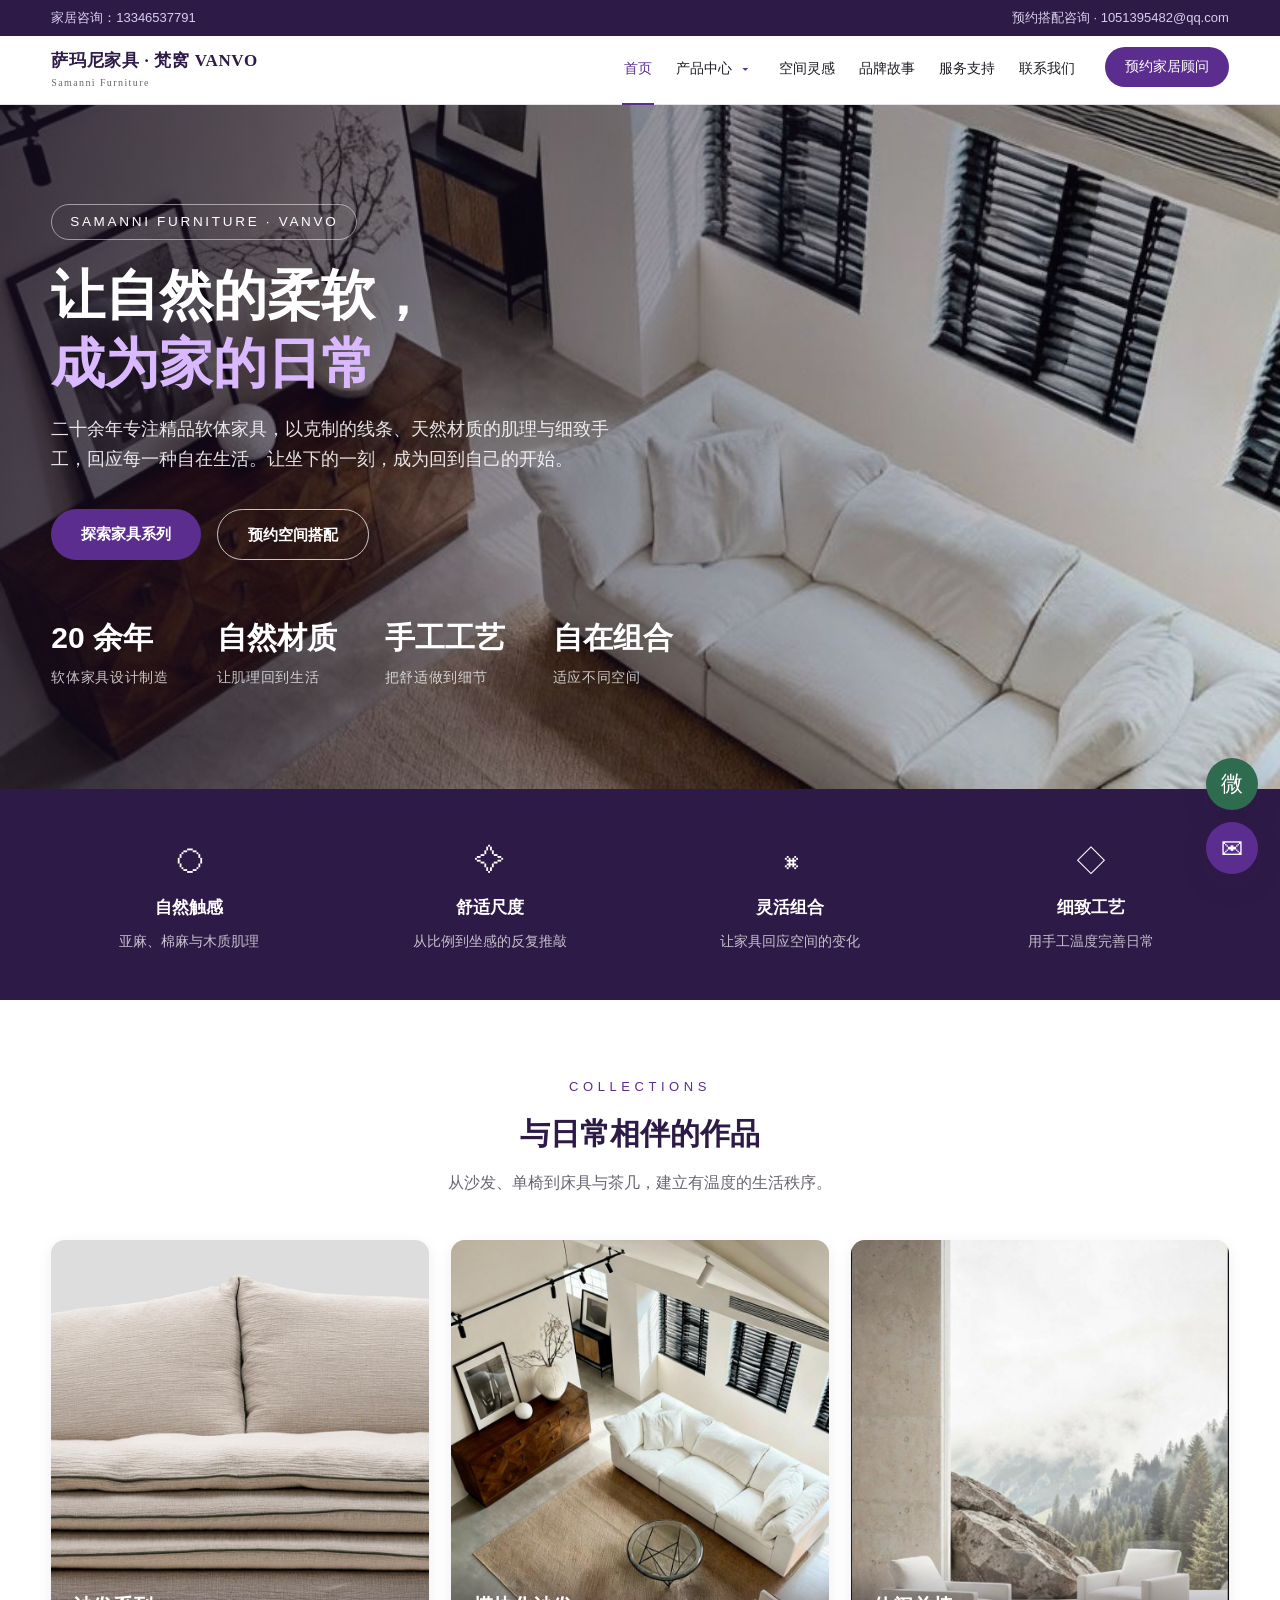
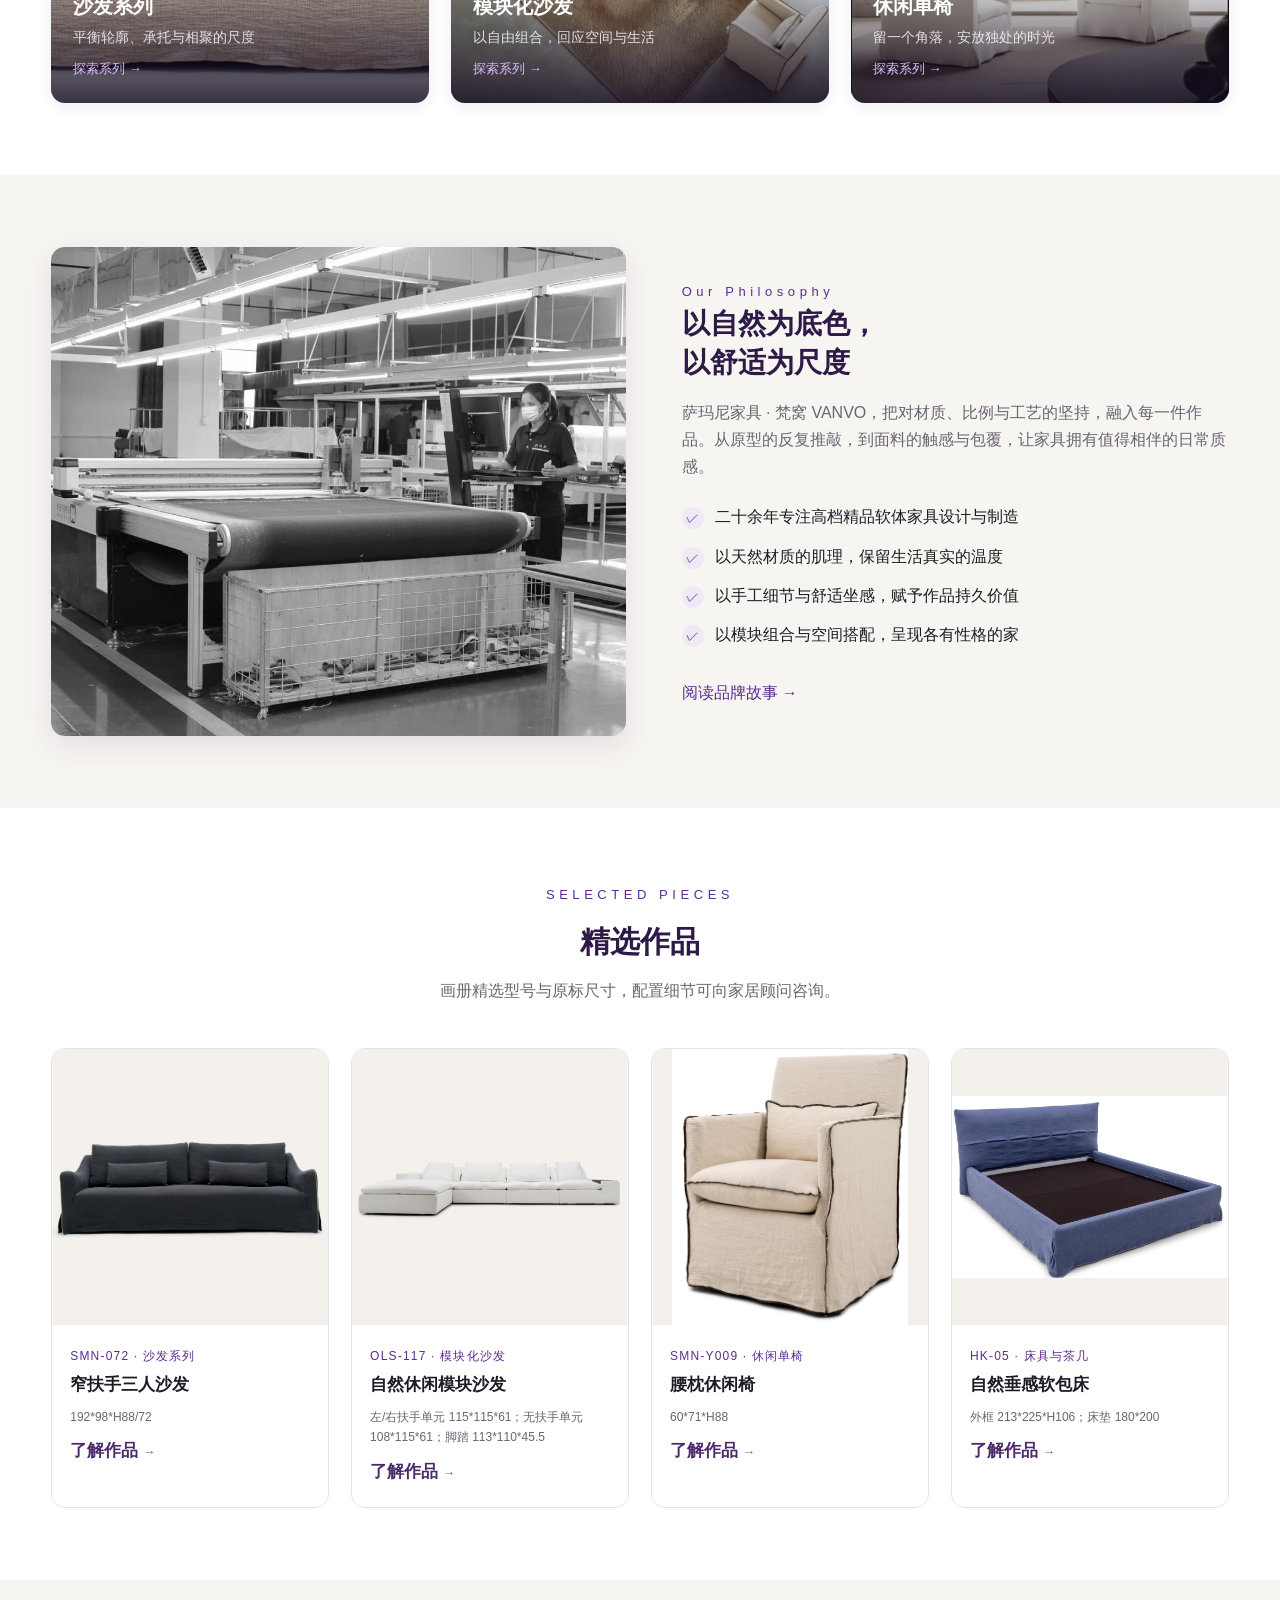
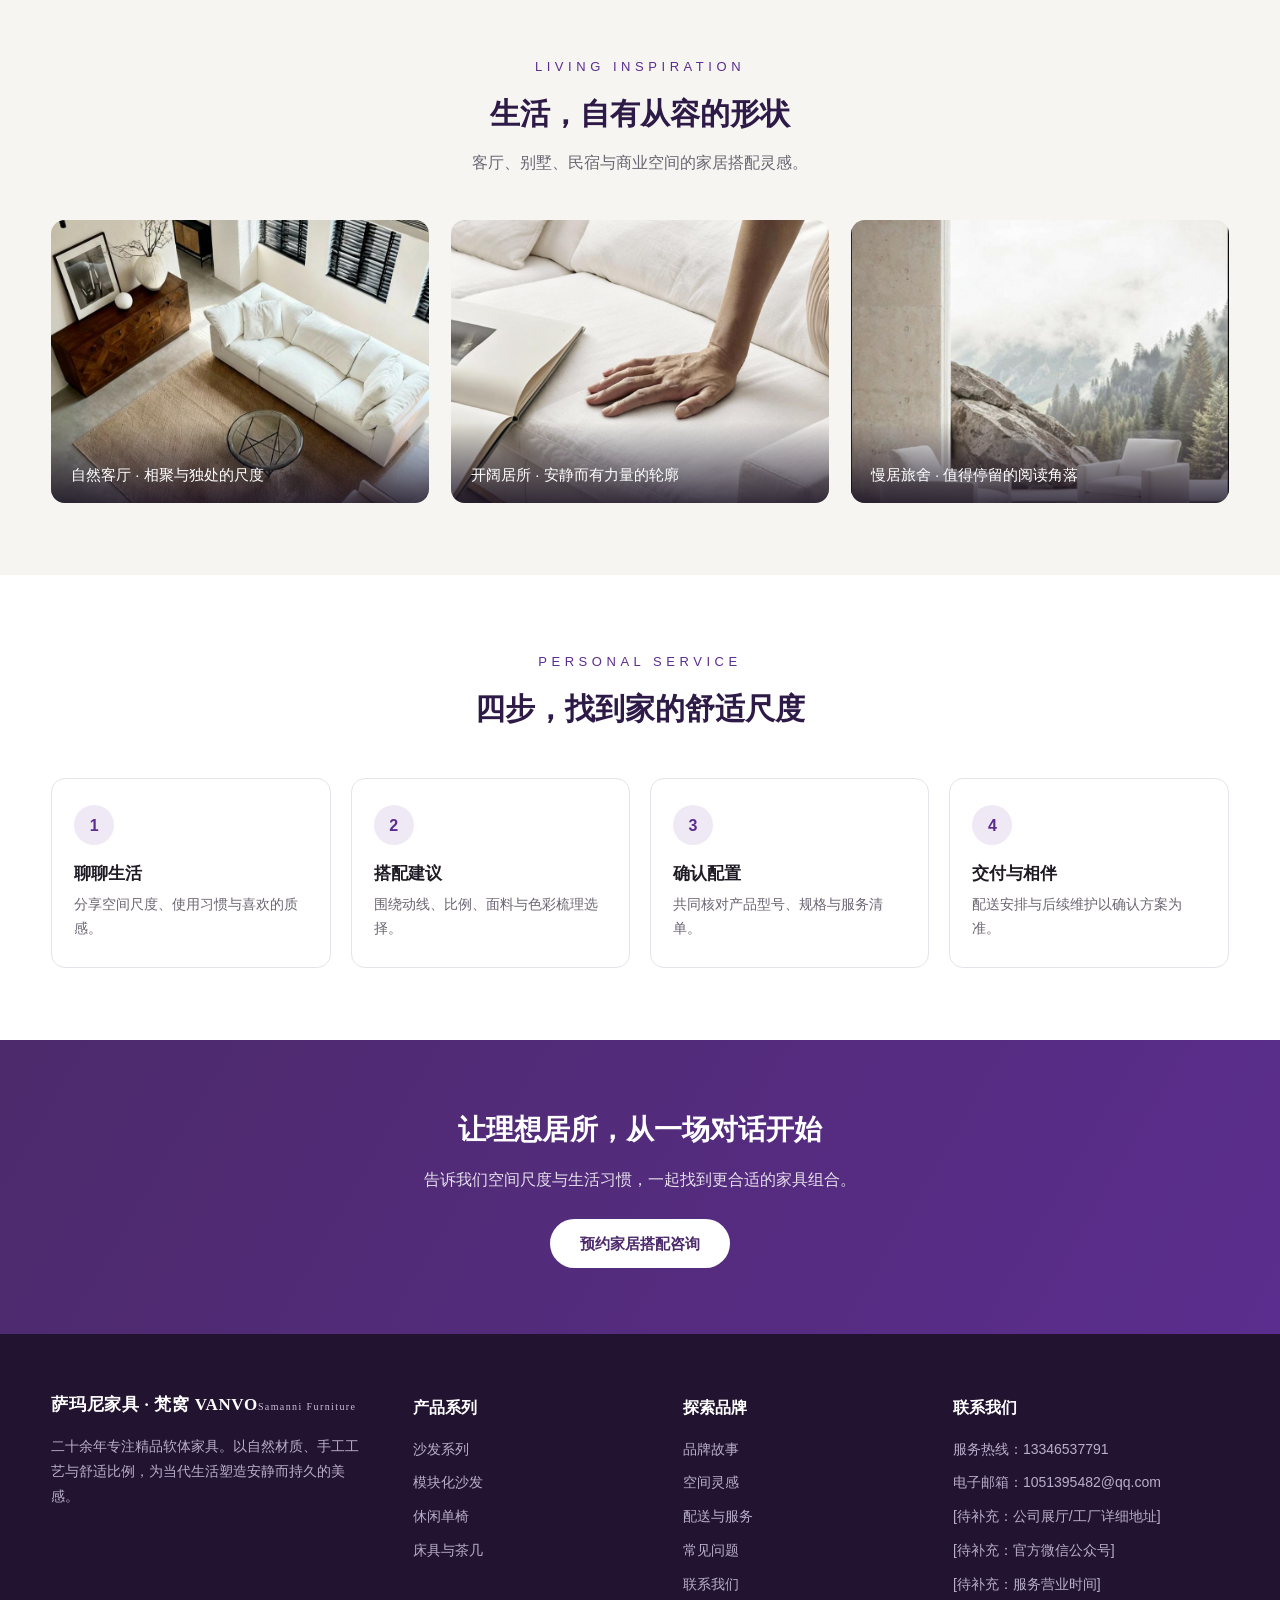
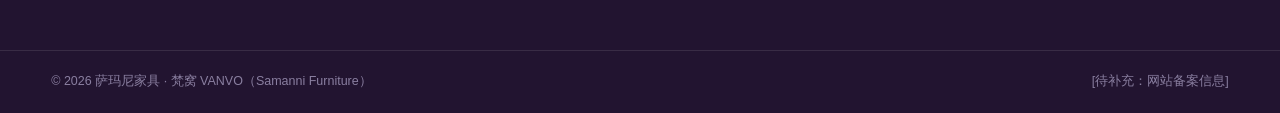
<file: index.html>
<!doctype html>
<html lang="zh-CN"><head><meta charset="utf-8"><meta name="viewport" content="width=device-width, initial-scale=1"><title>首页 | 萨玛尼家具 · 梵窝 VANVO（Samanni Furniture）</title><meta name="description" content="萨玛尼家具 · 梵窝 VANVO（Samanni Furniture），二十余年专注精品软体家具设计制造，以自然材质、细致手工和舒适比例，呈现沙发、单椅、床具与茶几的生活美学。"><link rel="stylesheet" href="assets/css/tailwind.css"><link rel="stylesheet" href="assets/css/site.css"><script src="assets/js/site.js" defer></script></head><body><a class="skip-link" href="#main">跳至正文</a><div class="topbar"><div class="container"><span>家居咨询：<a href="tel:13346537791">13346537791</a></span><span class="hide-m"><a href="contact.html#form">预约搭配咨询</a> · <a href="mailto:1051395482@qq.com">1051395482@qq.com</a></span></div></div>
<header class="site-header"><div class="container"><nav class="nav" aria-label="主导航"><a class="brand" href="index.html"><span class="brand-wordmark" aria-label="萨玛尼家具 · 梵窝 VANVO（Samanni Furniture）"><span class="brand-name">萨玛尼家具 · 梵窝 VANVO</span><span class="brand-en">Samanni Furniture</span></span></a><button type="button" id="menuToggle" class="menu-toggle" aria-label="展开导航" aria-controls="navLinks" aria-expanded="false">☰</button><ul class="nav-links" id="navLinks"><li><a href="index.html" class="active" aria-current="page">首页</a></li><li><a href="products.html">产品中心</a><button class="dropdown-toggle" type="button" aria-label="展开产品分类" aria-controls="productDropdown" aria-expanded="false">▾</button><div class="dropdown" id="productDropdown"><a href="products.html#sofas">沙发系列</a><a href="products.html#modular">模块化沙发</a><a href="products.html#armchairs">休闲单椅</a><a href="products.html#beds-tables">床具与茶几</a></div></li><li><a href="cases.html">空间灵感</a></li><li><a href="about.html">品牌故事</a></li><li><a href="service.html">服务支持</a></li><li><a href="contact.html">联系我们</a></li><li class="nav-cta"><a class="btn btn--primary btn--sm" href="contact.html#form">预约家居顾问</a></li></ul></nav></div></header><main id="main"><div class="hero"><div class="container"><span class="tag">SAMANNI FURNITURE · VANVO</span><h1>让自然的柔软，<br><span>成为家的日常</span></h1><p>二十余年专注精品软体家具，以克制的线条、天然材质的肌理与细致手工，回应每一种自在生活。让坐下的一刻，成为回到自己的开始。</p><div class="hero-actions"><a class="btn btn--primary" href="products.html">探索家具系列</a><a class="btn btn--ghost" href="contact.html#form">预约空间搭配</a></div><div class="hero-stats"><div><b>20 余年</b><span>软体家具设计制造</span></div><div><b>自然材质</b><span>让肌理回到生活</span></div><div><b>手工工艺</b><span>把舒适做到细节</span></div><div><b>自在组合</b><span>适应不同空间</span></div></div></div></div><div class="feature-strip"><div class="container grid"><div class="item"><div class="ico">◯</div><b>自然触感</b><span>亚麻、棉麻与木质肌理</span></div><div class="item"><div class="ico">✧</div><b>舒适尺度</b><span>从比例到坐感的反复推敲</span></div><div class="item"><div class="ico">⌘</div><b>灵活组合</b><span>让家具回应空间的变化</span></div><div class="item"><div class="ico">◇</div><b>细致工艺</b><span>用手工温度完善日常</span></div></div></div><section class="section"><div class="container"><div class="section-head"><span class="eyebrow">Collections</span><h2>与日常相伴的作品</h2><p>从沙发、单椅到床具与茶几，建立有温度的生活秩序。</p></div><div class="cat-grid grid grid-cols-1 md:grid-cols-3 gap-[22px]"><a class="cat-card" href="products.html#sofas"><img src="assets/catalog/samanni_p23_01.png" alt="沙发系列" loading="lazy"><div class="info"><h3>沙发系列</h3><p>平衡轮廓、承托与相聚的尺度</p><span class="arrow">探索系列 →</span></div></a><a class="cat-card" href="products.html#modular"><img src="assets/catalog/vanvo_p7_01.png" alt="模块化沙发" loading="lazy"><div class="info"><h3>模块化沙发</h3><p>以自由组合，回应空间与生活</p><span class="arrow">探索系列 →</span></div></a><a class="cat-card" href="products.html#armchairs"><img src="assets/catalog/vanvo_p11_01.png" alt="休闲单椅" loading="lazy"><div class="info"><h3>休闲单椅</h3><p>留一个角落，安放独处的时光</p><span class="arrow">探索系列 →</span></div></a></div></div></section><section class="section section--alt"><div class="container"><div class="split"><div class="pic"><img src="assets/catalog/samanni_p5_01.png" alt="材质与设计的生活表达" loading="lazy"></div><div><span class="sec-inline-title">Our Philosophy</span><h2>以自然为底色，<br>以舒适为尺度</h2><p class="lead">萨玛尼家具 · 梵窝 VANVO，把对材质、比例与工艺的坚持，融入每一件作品。从原型的反复推敲，到面料的触感与包覆，让家具拥有值得相伴的日常质感。</p><ul class="check-list"><li><span class="tick">✓</span>二十余年专注高档精品软体家具设计与制造</li><li><span class="tick">✓</span>以天然材质的肌理，保留生活真实的温度</li><li><span class="tick">✓</span>以手工细节与舒适坐感，赋予作品持久价值</li><li><span class="tick">✓</span>以模块组合与空间搭配，呈现各有性格的家</li><li><a class="section-link" href="about.html">阅读品牌故事 →</a></li></ul></div></div></div></section><section class="section"><div class="container"><div class="section-head"><span class="eyebrow">Selected Pieces</span><h2>精选作品</h2><p>画册精选型号与原标尺寸，配置细节可向家居顾问咨询。</p></div><div class="prod-grid grid grid-cols-2 md:grid-cols-3 lg:grid-cols-4 gap-[22px]"><a class="prod-card" href="product.html?id=smn-072"><div class="thumb"><img src="assets/catalog/samanni_p23_02.png" alt="SMN-072 窄扶手三人沙发" loading="lazy"></div><div class="body"><span class="series">SMN-072 · 沙发系列</span><h3>窄扶手三人沙发</h3><p class="product-size">192*98*H88/72</p><span class="price">了解作品 <small>→</small></span></div></a><a class="prod-card" href="product.html?id=ols-117"><div class="thumb"><img src="assets/catalog/samanni_p20_01.png" alt="OLS-117 自然休闲模块沙发" loading="lazy"></div><div class="body"><span class="series">OLS-117 · 模块化沙发</span><h3>自然休闲模块沙发</h3><p class="product-size">左/右扶手单元 115*115*61；无扶手单元 108*115*61；脚踏 113*110*45.5</p><span class="price">了解作品 <small>→</small></span></div></a><a class="prod-card" href="product.html?id=smn-y009"><div class="thumb"><img src="assets/catalog/vanvo_p22_02.png" alt="SMN-Y009 腰枕休闲椅" loading="lazy"></div><div class="body"><span class="series">SMN-Y009 · 休闲单椅</span><h3>腰枕休闲椅</h3><p class="product-size">60*71*H88</p><span class="price">了解作品 <small>→</small></span></div></a><a class="prod-card" href="product.html?id=hk-05"><div class="thumb"><img src="assets/catalog/samanni_p36_01.png" alt="HK-05 自然垂感软包床" loading="lazy"></div><div class="body"><span class="series">HK-05 · 床具与茶几</span><h3>自然垂感软包床</h3><p class="product-size">外框 213*225*H106；床垫 180*200</p><span class="price">了解作品 <small>→</small></span></div></a></div></div></section><section class="section section--alt"><div class="container"><div class="section-head"><span class="eyebrow">Living Inspiration</span><h2>生活，自有从容的形状</h2><p>客厅、别墅、民宿与商业空间的家居搭配灵感。</p></div><div class="case-grid grid grid-cols-1 md:grid-cols-3 gap-[22px]"><a class="case-card" href="products.html#modular"><img src="assets/catalog/vanvo_p7_01.png" alt="自然客厅 · 相聚与独处的尺度" loading="lazy"><div class="cap">自然客厅 · 相聚与独处的尺度</div></a><a class="case-card" href="products.html#sofas"><img src="assets/catalog/vanvo_p25_01.png" alt="开阔居所 · 安静而有力量的轮廓" loading="lazy"><div class="cap">开阔居所 · 安静而有力量的轮廓</div></a><a class="case-card" href="products.html#armchairs"><img src="assets/catalog/vanvo_p11_01.png" alt="慢居旅舍 · 值得停留的阅读角落" loading="lazy"><div class="cap">慢居旅舍 · 值得停留的阅读角落</div></a></div></div></section><section class="section"><div class="container"><div class="section-head"><span class="eyebrow">Personal Service</span><h2>四步，找到家的舒适尺度</h2></div><div class="steps"><div class="step"><div class="num">1</div><h3>聊聊生活</h3><p>分享空间尺度、使用习惯与喜欢的质感。</p></div><div class="step"><div class="num">2</div><h3>搭配建议</h3><p>围绕动线、比例、面料与色彩梳理选择。</p></div><div class="step"><div class="num">3</div><h3>确认配置</h3><p>共同核对产品型号、规格与服务清单。</p></div><div class="step"><div class="num">4</div><h3>交付与相伴</h3><p>配送安排与后续维护以确认方案为准。</p></div></div></div></section><section class="cta-band"><div class="container"><h2>让理想居所，从一场对话开始</h2><p>告诉我们空间尺度与生活习惯，一起找到更合适的家具组合。</p><a class="btn" style="background:#fff;color:var(--plum-700)" href="contact.html#form">预约家居搭配咨询</a></div></section></main><footer class="site-footer"><div class="container footer-main"><div class="footer-brand"><span class="brand-wordmark" aria-label="萨玛尼家具 · 梵窝 VANVO（Samanni Furniture）"><span class="brand-name">萨玛尼家具 · 梵窝 VANVO</span><span class="brand-en">Samanni Furniture</span></span><p>二十余年专注精品软体家具。以自然材质、手工工艺与舒适比例，为当代生活塑造安静而持久的美感。</p></div><div><h4>产品系列</h4><ul><li><a href="products.html#sofas">沙发系列</a></li><li><a href="products.html#modular">模块化沙发</a></li><li><a href="products.html#armchairs">休闲单椅</a></li><li><a href="products.html#beds-tables">床具与茶几</a></li></ul></div><div><h4>探索品牌</h4><ul><li><a href="about.html">品牌故事</a></li><li><a href="cases.html">空间灵感</a></li><li><a href="service.html#delivery">配送与服务</a></li><li><a href="service.html#faq">常见问题</a></li><li><a href="contact.html">联系我们</a></li></ul></div><div><h4>联系我们</h4><ul><li>服务热线：<a href="tel:13346537791">13346537791</a></li><li>电子邮箱：<a href="mailto:1051395482@qq.com">1051395482@qq.com</a></li><li>[待补充：公司展厅/工厂详细地址]</li><li>[待补充：官方微信公众号]</li><li>[待补充：服务营业时间]</li></ul></div></div><div class="footer-bottom"><div class="container"><span>© 2026 萨玛尼家具 · 梵窝 VANVO（Samanni Furniture）</span><span>[待补充：网站备案信息]</span></div></div></footer><aside class="float-contact" aria-label="快捷咨询"><a class="wx" href="contact.html#wechat" aria-label="查看官方微信二维码">微</a><a href="mailto:1051395482@qq.com" aria-label="发送咨询邮件">✉</a></aside></body></html>
</file>
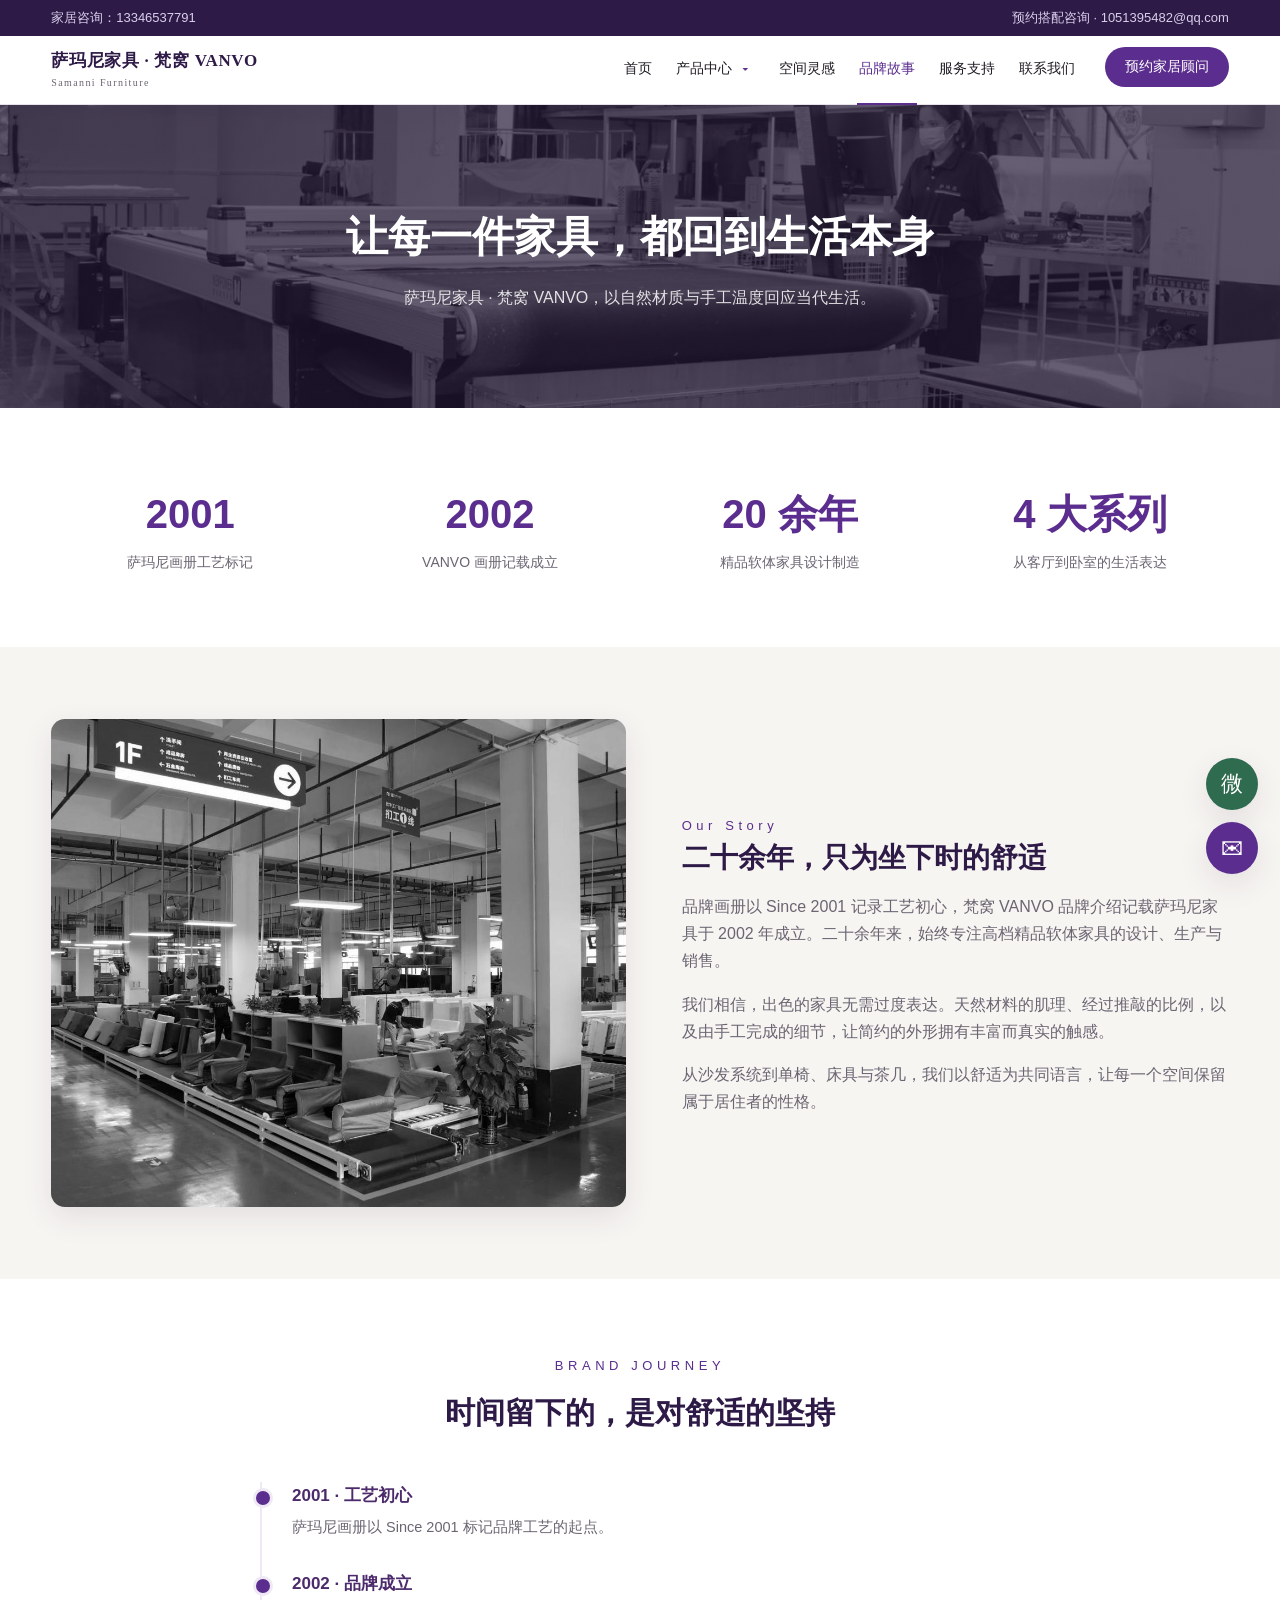
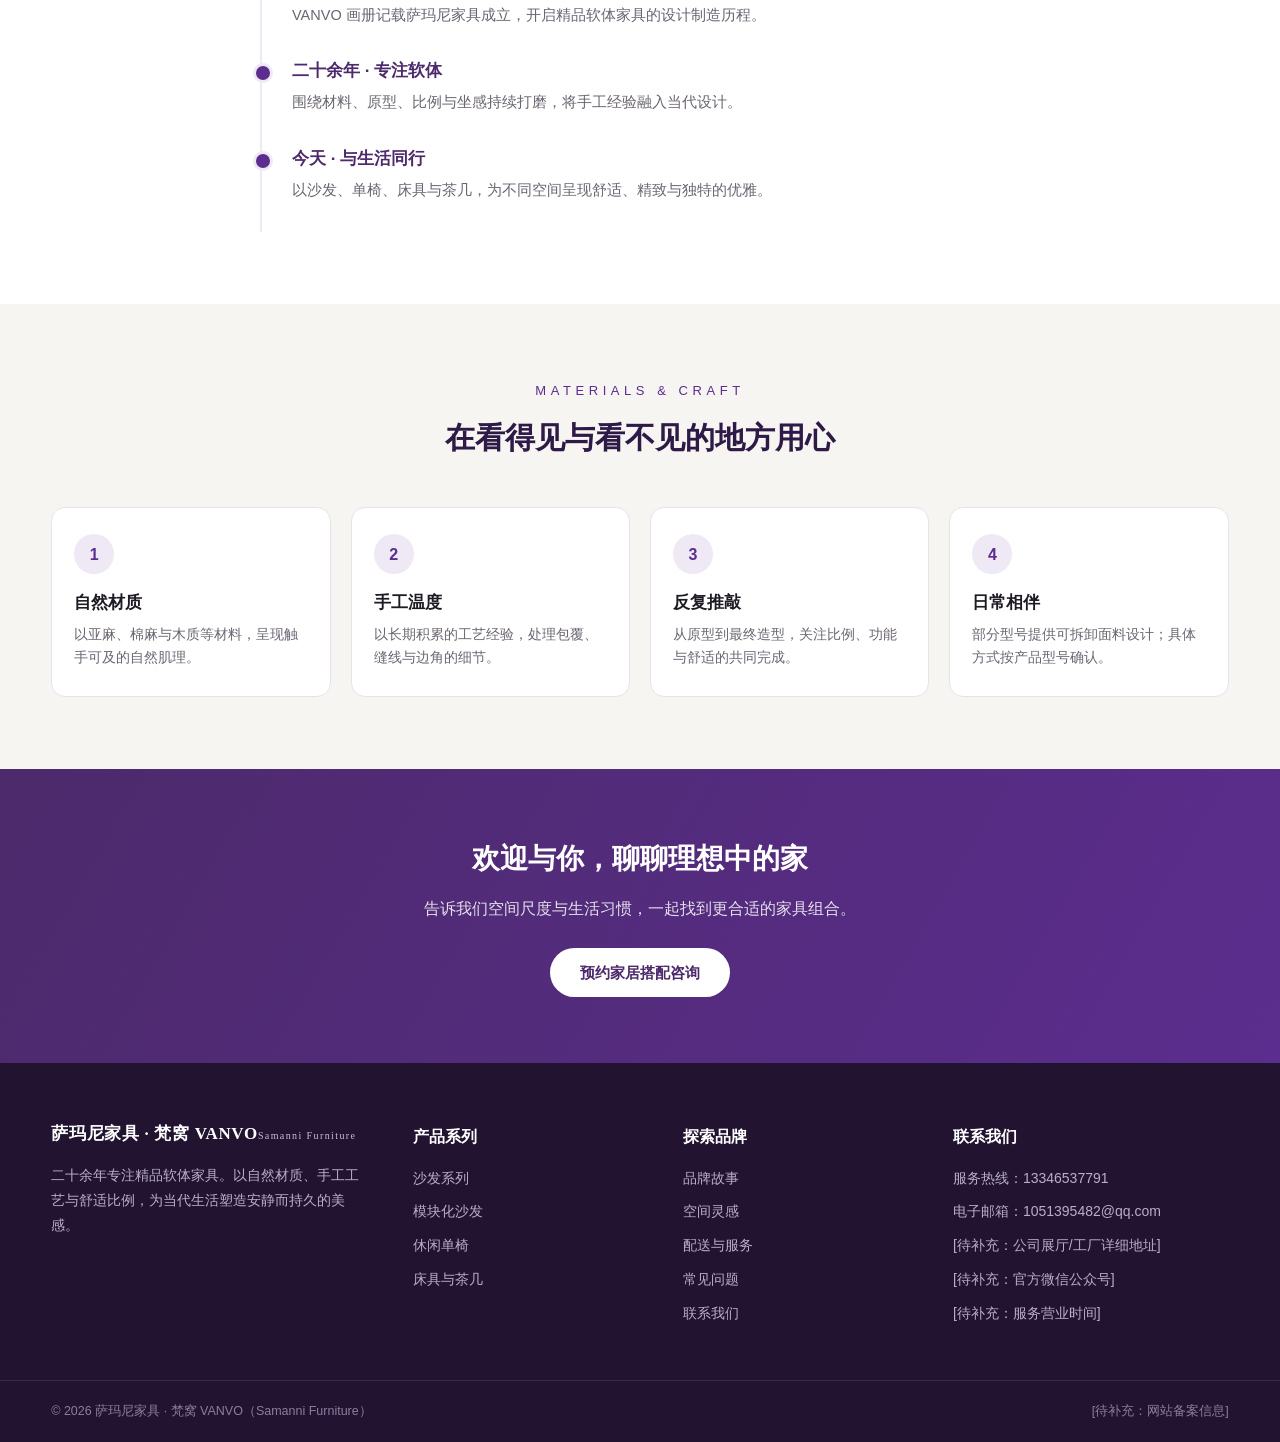
<file: about.html>
<!doctype html>
<html lang="zh-CN"><head><meta charset="utf-8"><meta name="viewport" content="width=device-width, initial-scale=1"><title>品牌故事 | 萨玛尼家具 · 梵窝 VANVO（Samanni Furniture）</title><meta name="description" content="萨玛尼家具 · 梵窝 VANVO（Samanni Furniture），二十余年专注精品软体家具设计制造，以自然材质、细致手工和舒适比例，呈现沙发、单椅、床具与茶几的生活美学。"><link rel="stylesheet" href="assets/css/tailwind.css"><link rel="stylesheet" href="assets/css/site.css"><script src="assets/js/site.js" defer></script></head><body><a class="skip-link" href="#main">跳至正文</a><div class="topbar"><div class="container"><span>家居咨询：<a href="tel:13346537791">13346537791</a></span><span class="hide-m"><a href="contact.html#form">预约搭配咨询</a> · <a href="mailto:1051395482@qq.com">1051395482@qq.com</a></span></div></div>
<header class="site-header"><div class="container"><nav class="nav" aria-label="主导航"><a class="brand" href="index.html"><span class="brand-wordmark" aria-label="萨玛尼家具 · 梵窝 VANVO（Samanni Furniture）"><span class="brand-name">萨玛尼家具 · 梵窝 VANVO</span><span class="brand-en">Samanni Furniture</span></span></a><button type="button" id="menuToggle" class="menu-toggle" aria-label="展开导航" aria-controls="navLinks" aria-expanded="false">☰</button><ul class="nav-links" id="navLinks"><li><a href="index.html">首页</a></li><li><a href="products.html">产品中心</a><button class="dropdown-toggle" type="button" aria-label="展开产品分类" aria-controls="productDropdown" aria-expanded="false">▾</button><div class="dropdown" id="productDropdown"><a href="products.html#sofas">沙发系列</a><a href="products.html#modular">模块化沙发</a><a href="products.html#armchairs">休闲单椅</a><a href="products.html#beds-tables">床具与茶几</a></div></li><li><a href="cases.html">空间灵感</a></li><li><a href="about.html" class="active" aria-current="page">品牌故事</a></li><li><a href="service.html">服务支持</a></li><li><a href="contact.html">联系我们</a></li><li class="nav-cta"><a class="btn btn--primary btn--sm" href="contact.html#form">预约家居顾问</a></li></ul></nav></div></header><main id="main"><div class="about-hero" style="background-image:linear-gradient(rgba(30,18,48,.68),rgba(30,18,48,.68)),url('assets/catalog/samanni_p5_01.png')"><div class="container"><h1>让每一件家具，都回到生活本身</h1><p>萨玛尼家具 · 梵窝 VANVO，以自然材质与手工温度回应当代生活。</p></div></div><section class="section"><div class="container"><div class="num-grid"><div><div class="n">2001</div><span>萨玛尼画册工艺标记</span></div><div><div class="n">2002</div><span>VANVO 画册记载成立</span></div><div><div class="n">20 余年</div><span>精品软体家具设计制造</span></div><div><div class="n">4 大系列</div><span>从客厅到卧室的生活表达</span></div></div></div></section><section class="section section--alt"><div class="container"><div class="split"><div class="pic"><img src="assets/catalog/samanni_p6_01.png" alt="手工工艺与家具制造" loading="lazy"></div><div><span class="sec-inline-title">Our Story</span><h2>二十余年，只为坐下时的舒适</h2><p class="lead">品牌画册以 Since 2001 记录工艺初心，梵窝 VANVO 品牌介绍记载萨玛尼家具于 2002 年成立。二十余年来，始终专注高档精品软体家具的设计、生产与销售。</p><p class="lead">我们相信，出色的家具无需过度表达。天然材料的肌理、经过推敲的比例，以及由手工完成的细节，让简约的外形拥有丰富而真实的触感。</p><p class="lead">从沙发系统到单椅、床具与茶几，我们以舒适为共同语言，让每一个空间保留属于居住者的性格。</p></div></div></div></section><section class="section"><div class="container"><div class="section-head"><span class="eyebrow">Brand Journey</span><h2>时间留下的，是对舒适的坚持</h2></div><div class="timeline"><div class="tl"><b>2001 · 工艺初心</b><p>萨玛尼画册以 Since 2001 标记品牌工艺的起点。</p></div><div class="tl"><b>2002 · 品牌成立</b><p>VANVO 画册记载萨玛尼家具成立，开启精品软体家具的设计制造历程。</p></div><div class="tl"><b>二十余年 · 专注软体</b><p>围绕材料、原型、比例与坐感持续打磨，将手工经验融入当代设计。</p></div><div class="tl"><b>今天 · 与生活同行</b><p>以沙发、单椅、床具与茶几，为不同空间呈现舒适、精致与独特的优雅。</p></div></div></div></section><section class="section section--alt"><div class="container"><div class="section-head"><span class="eyebrow">Materials & Craft</span><h2>在看得见与看不见的地方用心</h2></div><div class="steps"><div class="step"><div class="num">1</div><h3>自然材质</h3><p>以亚麻、棉麻与木质等材料，呈现触手可及的自然肌理。</p></div><div class="step"><div class="num">2</div><h3>手工温度</h3><p>以长期积累的工艺经验，处理包覆、缝线与边角的细节。</p></div><div class="step"><div class="num">3</div><h3>反复推敲</h3><p>从原型到最终造型，关注比例、功能与舒适的共同完成。</p></div><div class="step"><div class="num">4</div><h3>日常相伴</h3><p>部分型号提供可拆卸面料设计；具体方式按产品型号确认。</p></div></div></div></section><section class="cta-band"><div class="container"><h2>欢迎与你，聊聊理想中的家</h2><p>告诉我们空间尺度与生活习惯，一起找到更合适的家具组合。</p><a class="btn" style="background:#fff;color:var(--plum-700)" href="contact.html#form">预约家居搭配咨询</a></div></section></main><footer class="site-footer"><div class="container footer-main"><div class="footer-brand"><span class="brand-wordmark" aria-label="萨玛尼家具 · 梵窝 VANVO（Samanni Furniture）"><span class="brand-name">萨玛尼家具 · 梵窝 VANVO</span><span class="brand-en">Samanni Furniture</span></span><p>二十余年专注精品软体家具。以自然材质、手工工艺与舒适比例，为当代生活塑造安静而持久的美感。</p></div><div><h4>产品系列</h4><ul><li><a href="products.html#sofas">沙发系列</a></li><li><a href="products.html#modular">模块化沙发</a></li><li><a href="products.html#armchairs">休闲单椅</a></li><li><a href="products.html#beds-tables">床具与茶几</a></li></ul></div><div><h4>探索品牌</h4><ul><li><a href="about.html">品牌故事</a></li><li><a href="cases.html">空间灵感</a></li><li><a href="service.html#delivery">配送与服务</a></li><li><a href="service.html#faq">常见问题</a></li><li><a href="contact.html">联系我们</a></li></ul></div><div><h4>联系我们</h4><ul><li>服务热线：<a href="tel:13346537791">13346537791</a></li><li>电子邮箱：<a href="mailto:1051395482@qq.com">1051395482@qq.com</a></li><li>[待补充：公司展厅/工厂详细地址]</li><li>[待补充：官方微信公众号]</li><li>[待补充：服务营业时间]</li></ul></div></div><div class="footer-bottom"><div class="container"><span>© 2026 萨玛尼家具 · 梵窝 VANVO（Samanni Furniture）</span><span>[待补充：网站备案信息]</span></div></div></footer><aside class="float-contact" aria-label="快捷咨询"><a class="wx" href="contact.html#wechat" aria-label="查看官方微信二维码">微</a><a href="mailto:1051395482@qq.com" aria-label="发送咨询邮件">✉</a></aside></body></html>
</file>
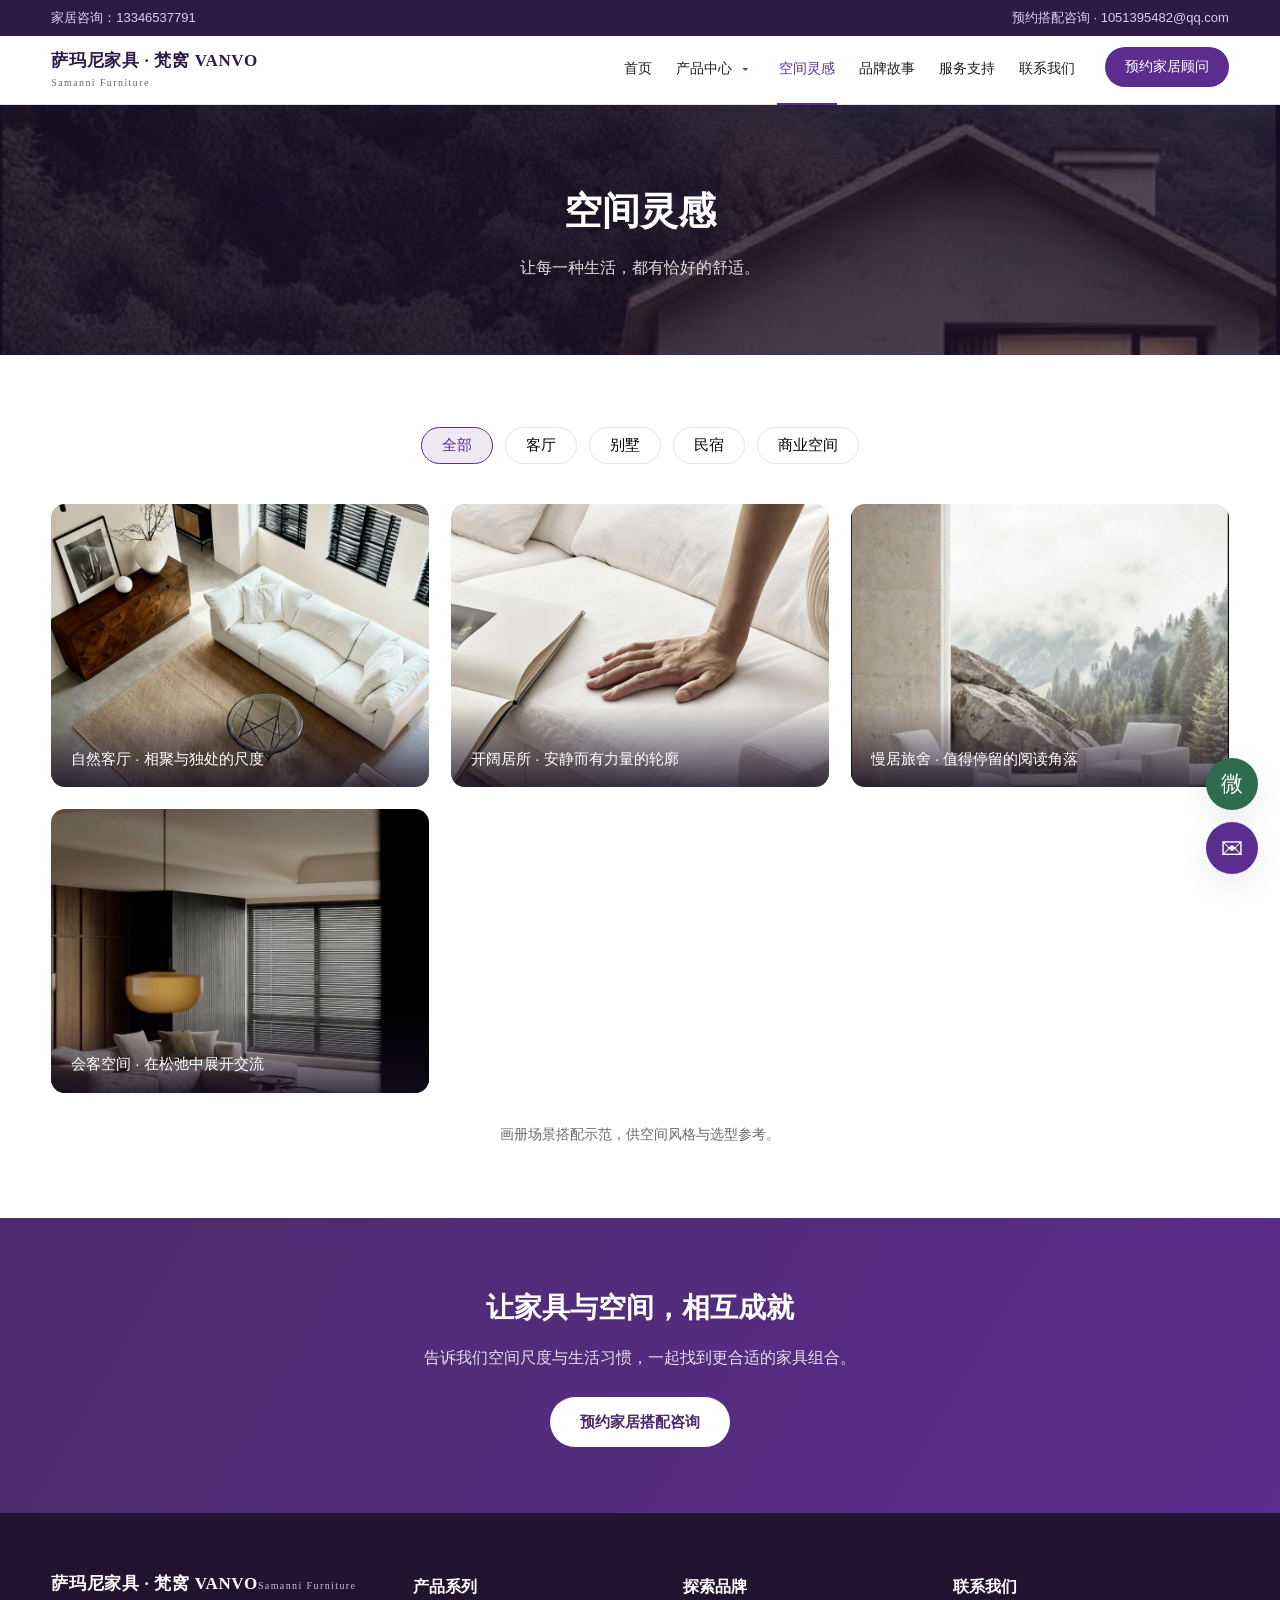
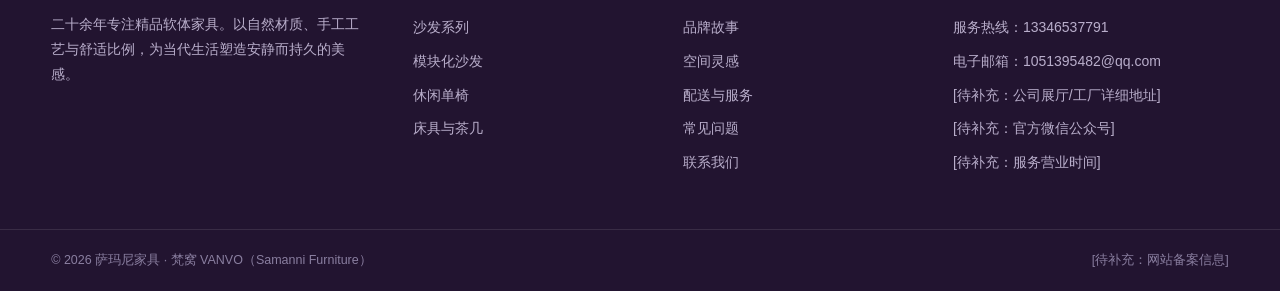
<file: cases.html>
<!doctype html>
<html lang="zh-CN"><head><meta charset="utf-8"><meta name="viewport" content="width=device-width, initial-scale=1"><title>空间灵感 | 萨玛尼家具 · 梵窝 VANVO（Samanni Furniture）</title><meta name="description" content="萨玛尼家具 · 梵窝 VANVO（Samanni Furniture），二十余年专注精品软体家具设计制造，以自然材质、细致手工和舒适比例，呈现沙发、单椅、床具与茶几的生活美学。"><link rel="stylesheet" href="assets/css/tailwind.css"><link rel="stylesheet" href="assets/css/site.css"><script src="assets/js/site.js" defer></script></head><body><a class="skip-link" href="#main">跳至正文</a><div class="topbar"><div class="container"><span>家居咨询：<a href="tel:13346537791">13346537791</a></span><span class="hide-m"><a href="contact.html#form">预约搭配咨询</a> · <a href="mailto:1051395482@qq.com">1051395482@qq.com</a></span></div></div>
<header class="site-header"><div class="container"><nav class="nav" aria-label="主导航"><a class="brand" href="index.html"><span class="brand-wordmark" aria-label="萨玛尼家具 · 梵窝 VANVO（Samanni Furniture）"><span class="brand-name">萨玛尼家具 · 梵窝 VANVO</span><span class="brand-en">Samanni Furniture</span></span></a><button type="button" id="menuToggle" class="menu-toggle" aria-label="展开导航" aria-controls="navLinks" aria-expanded="false">☰</button><ul class="nav-links" id="navLinks"><li><a href="index.html">首页</a></li><li><a href="products.html">产品中心</a><button class="dropdown-toggle" type="button" aria-label="展开产品分类" aria-controls="productDropdown" aria-expanded="false">▾</button><div class="dropdown" id="productDropdown"><a href="products.html#sofas">沙发系列</a><a href="products.html#modular">模块化沙发</a><a href="products.html#armchairs">休闲单椅</a><a href="products.html#beds-tables">床具与茶几</a></div></li><li><a href="cases.html" class="active" aria-current="page">空间灵感</a></li><li><a href="about.html">品牌故事</a></li><li><a href="service.html">服务支持</a></li><li><a href="contact.html">联系我们</a></li><li class="nav-cta"><a class="btn btn--primary btn--sm" href="contact.html#form">预约家居顾问</a></li></ul></nav></div></header><main id="main"><div class="page-banner" style="background-image:linear-gradient(rgba(30,18,48,.68),rgba(30,18,48,.68)),url('assets/catalog/vanvo_p12_01.png')"><div class="container"><h1>空间灵感</h1><p>让每一种生活，都有恰好的舒适。</p></div></div><section class="section"><div class="container"><div class="filter-bar"><button type="button" data-filter="全部" class="sku on" aria-pressed="true">全部</button><button type="button" data-filter="客厅" class="sku" aria-pressed="false">客厅</button><button type="button" data-filter="别墅" class="sku" aria-pressed="false">别墅</button><button type="button" data-filter="民宿" class="sku" aria-pressed="false">民宿</button><button type="button" data-filter="商业空间" class="sku" aria-pressed="false">商业空间</button></div><div class="case-grid grid grid-cols-1 md:grid-cols-3 gap-[22px]"><a class="case-card" href="products.html#modular" data-scene="客厅"><img src="assets/catalog/vanvo_p7_01.png" alt="自然客厅 · 相聚与独处的尺度" loading="lazy"><div class="cap">自然客厅 · 相聚与独处的尺度</div></a><a class="case-card" href="products.html#sofas" data-scene="别墅"><img src="assets/catalog/vanvo_p25_01.png" alt="开阔居所 · 安静而有力量的轮廓" loading="lazy"><div class="cap">开阔居所 · 安静而有力量的轮廓</div></a><a class="case-card" href="products.html#armchairs" data-scene="民宿"><img src="assets/catalog/vanvo_p11_01.png" alt="慢居旅舍 · 值得停留的阅读角落" loading="lazy"><div class="cap">慢居旅舍 · 值得停留的阅读角落</div></a><a class="case-card" href="products.html#modular" data-scene="商业空间"><img src="assets/catalog/vanvo_p20_01.png" alt="会客空间 · 在松弛中展开交流" loading="lazy"><div class="cap">会客空间 · 在松弛中展开交流</div></a></div><p class="note">画册场景搭配示范，供空间风格与选型参考。</p></div></section><section class="cta-band"><div class="container"><h2>让家具与空间，相互成就</h2><p>告诉我们空间尺度与生活习惯，一起找到更合适的家具组合。</p><a class="btn" style="background:#fff;color:var(--plum-700)" href="contact.html#form">预约家居搭配咨询</a></div></section></main><footer class="site-footer"><div class="container footer-main"><div class="footer-brand"><span class="brand-wordmark" aria-label="萨玛尼家具 · 梵窝 VANVO（Samanni Furniture）"><span class="brand-name">萨玛尼家具 · 梵窝 VANVO</span><span class="brand-en">Samanni Furniture</span></span><p>二十余年专注精品软体家具。以自然材质、手工工艺与舒适比例，为当代生活塑造安静而持久的美感。</p></div><div><h4>产品系列</h4><ul><li><a href="products.html#sofas">沙发系列</a></li><li><a href="products.html#modular">模块化沙发</a></li><li><a href="products.html#armchairs">休闲单椅</a></li><li><a href="products.html#beds-tables">床具与茶几</a></li></ul></div><div><h4>探索品牌</h4><ul><li><a href="about.html">品牌故事</a></li><li><a href="cases.html">空间灵感</a></li><li><a href="service.html#delivery">配送与服务</a></li><li><a href="service.html#faq">常见问题</a></li><li><a href="contact.html">联系我们</a></li></ul></div><div><h4>联系我们</h4><ul><li>服务热线：<a href="tel:13346537791">13346537791</a></li><li>电子邮箱：<a href="mailto:1051395482@qq.com">1051395482@qq.com</a></li><li>[待补充：公司展厅/工厂详细地址]</li><li>[待补充：官方微信公众号]</li><li>[待补充：服务营业时间]</li></ul></div></div><div class="footer-bottom"><div class="container"><span>© 2026 萨玛尼家具 · 梵窝 VANVO（Samanni Furniture）</span><span>[待补充：网站备案信息]</span></div></div></footer><aside class="float-contact" aria-label="快捷咨询"><a class="wx" href="contact.html#wechat" aria-label="查看官方微信二维码">微</a><a href="mailto:1051395482@qq.com" aria-label="发送咨询邮件">✉</a></aside></body></html>
</file>
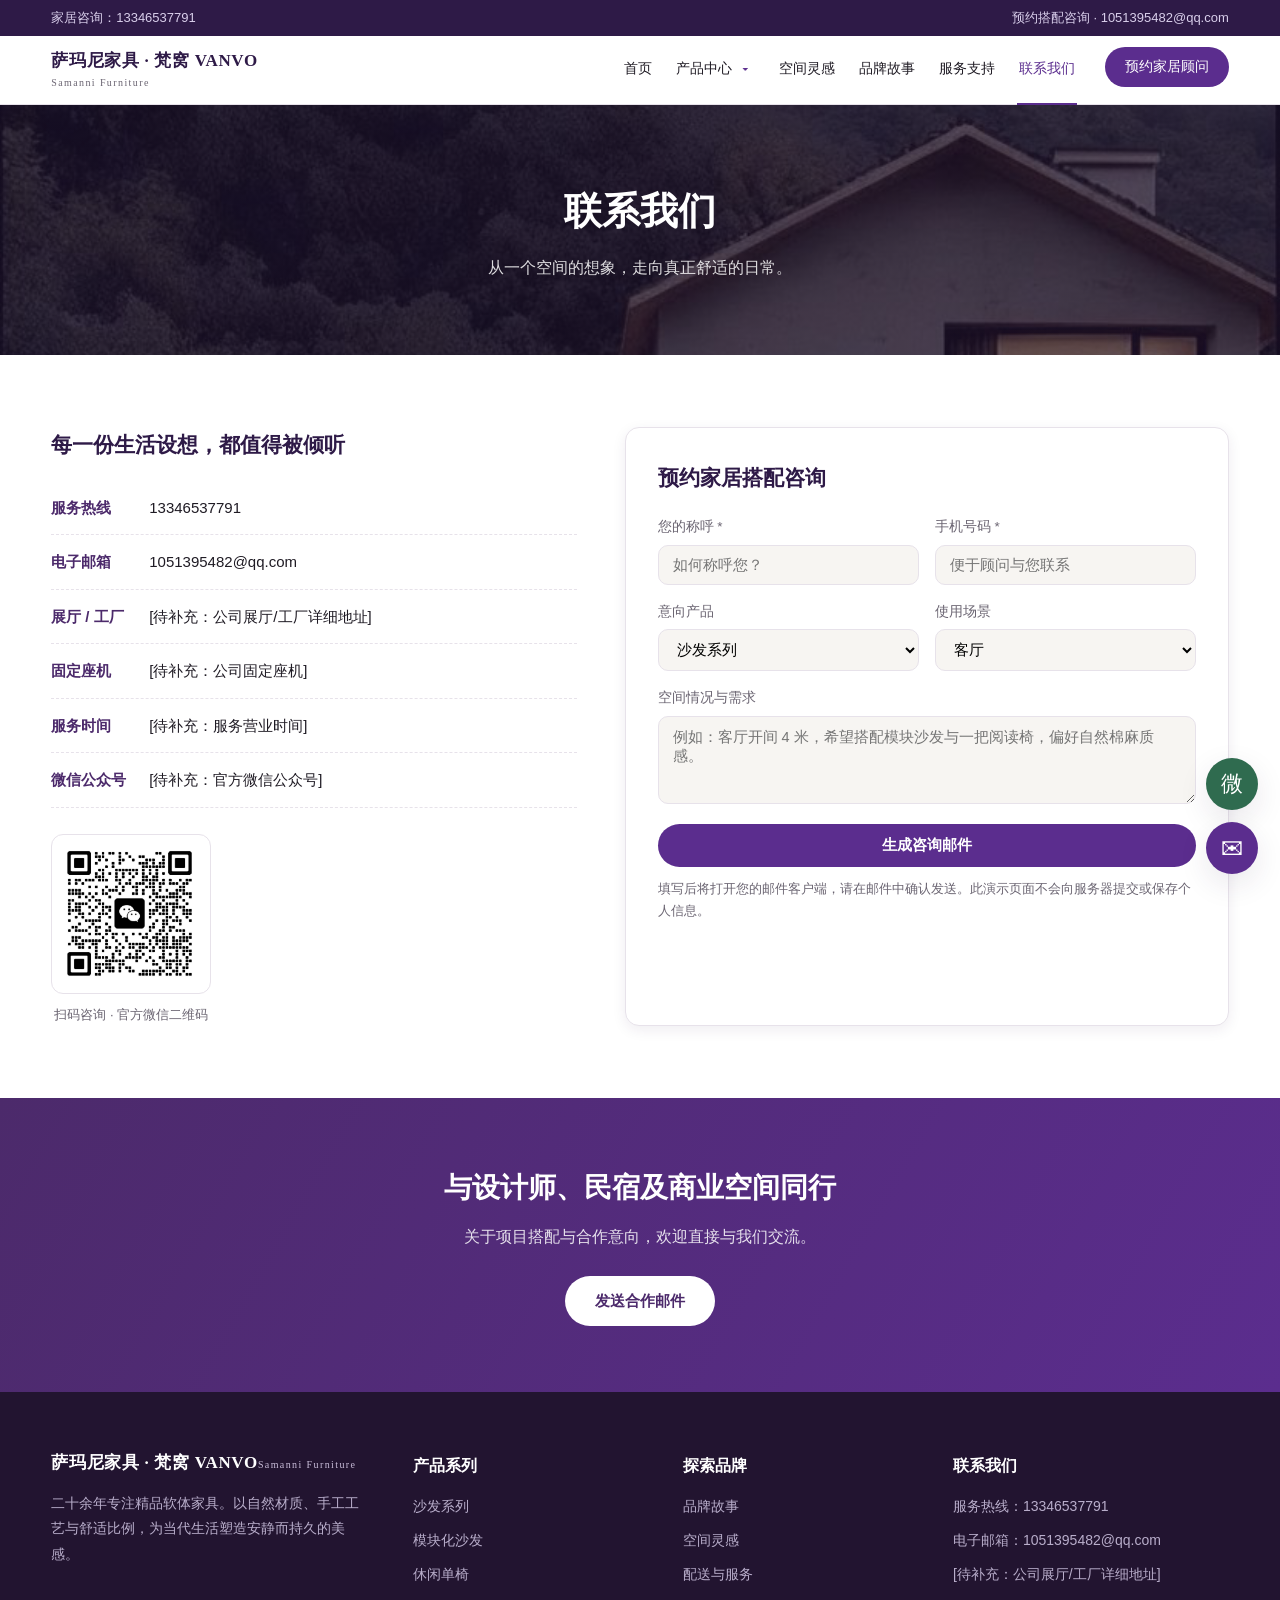
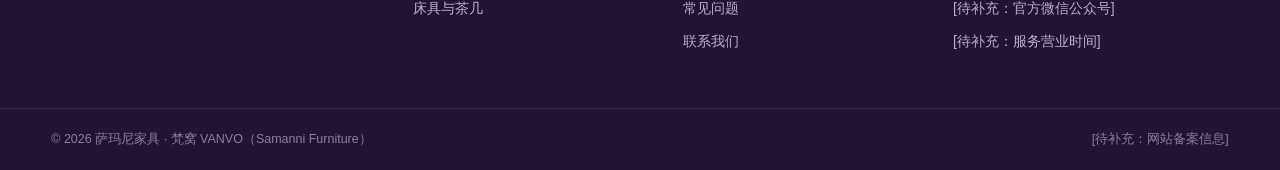
<file: contact.html>
<!doctype html>
<html lang="zh-CN"><head><meta charset="utf-8"><meta name="viewport" content="width=device-width, initial-scale=1"><title>联系我们 | 萨玛尼家具 · 梵窝 VANVO（Samanni Furniture）</title><meta name="description" content="萨玛尼家具 · 梵窝 VANVO（Samanni Furniture），二十余年专注精品软体家具设计制造，以自然材质、细致手工和舒适比例，呈现沙发、单椅、床具与茶几的生活美学。"><link rel="stylesheet" href="assets/css/tailwind.css"><link rel="stylesheet" href="assets/css/site.css"><script src="assets/js/site.js" defer></script></head><body><a class="skip-link" href="#main">跳至正文</a><div class="topbar"><div class="container"><span>家居咨询：<a href="tel:13346537791">13346537791</a></span><span class="hide-m"><a href="contact.html#form">预约搭配咨询</a> · <a href="mailto:1051395482@qq.com">1051395482@qq.com</a></span></div></div>
<header class="site-header"><div class="container"><nav class="nav" aria-label="主导航"><a class="brand" href="index.html"><span class="brand-wordmark" aria-label="萨玛尼家具 · 梵窝 VANVO（Samanni Furniture）"><span class="brand-name">萨玛尼家具 · 梵窝 VANVO</span><span class="brand-en">Samanni Furniture</span></span></a><button type="button" id="menuToggle" class="menu-toggle" aria-label="展开导航" aria-controls="navLinks" aria-expanded="false">☰</button><ul class="nav-links" id="navLinks"><li><a href="index.html">首页</a></li><li><a href="products.html">产品中心</a><button class="dropdown-toggle" type="button" aria-label="展开产品分类" aria-controls="productDropdown" aria-expanded="false">▾</button><div class="dropdown" id="productDropdown"><a href="products.html#sofas">沙发系列</a><a href="products.html#modular">模块化沙发</a><a href="products.html#armchairs">休闲单椅</a><a href="products.html#beds-tables">床具与茶几</a></div></li><li><a href="cases.html">空间灵感</a></li><li><a href="about.html">品牌故事</a></li><li><a href="service.html">服务支持</a></li><li><a href="contact.html" class="active" aria-current="page">联系我们</a></li><li class="nav-cta"><a class="btn btn--primary btn--sm" href="contact.html#form">预约家居顾问</a></li></ul></nav></div></header><main id="main"><div class="page-banner" style="background-image:linear-gradient(rgba(30,18,48,.68),rgba(30,18,48,.68)),url('assets/catalog/vanvo_p12_01.png')"><div class="container"><h1>联系我们</h1><p>从一个空间的想象，走向真正舒适的日常。</p></div></div><section class="section"><div class="container"><div class="contact-wrap"><div class="contact-info"><h3>每一份生活设想，都值得被倾听</h3><div class="row"><b>服务热线</b><span><a href="tel:13346537791">13346537791</a></span></div><div class="row"><b>电子邮箱</b><span><a href="mailto:1051395482@qq.com">1051395482@qq.com</a></span></div><div class="row"><b>展厅 / 工厂</b><span>[待补充：公司展厅/工厂详细地址]</span></div><div class="row"><b>固定座机</b><span>[待补充：公司固定座机]</span></div><div class="row"><b>服务时间</b><span>[待补充：服务营业时间]</span></div><div class="row"><b>微信公众号</b><span>[待补充：官方微信公众号]</span></div><div class="qr-row" id="wechat"><div class="qr-box"><img src="assets/catalog/vanvo_p37_01.png" alt="官方微信二维码" loading="lazy"><p>扫码咨询 · 官方微信二维码</p></div></div></div><div class="form-card" id="form"><h3 style="font-size:21px;color:var(--plum-900);margin-bottom:20px">预约家居搭配咨询</h3><form id="leadForm"><div class="form-grid"><div class="field"><label for="contact-name">您的称呼 *</label><input id="contact-name" name="name" maxlength="40" autocomplete="name" required placeholder="如何称呼您？"></div><div class="field"><label for="contact-phone">手机号码 *</label><input id="contact-phone" name="phone" type="tel" maxlength="20" pattern="[0-9+() -]{7,20}" autocomplete="tel" required placeholder="便于顾问与您联系"></div><div class="field"><label for="contact-product">意向产品</label><select name="product" id="contact-product"><option>沙发系列</option><option>模块化沙发</option><option>休闲单椅</option><option>床具</option><option>茶几</option><option>整屋搭配咨询</option></select></div><div class="field"><label for="contact-scene">使用场景</label><select name="scene" id="contact-scene"><option>客厅</option><option>别墅</option><option>民宿</option><option>商业空间</option><option>卧室</option><option>其他室内空间</option></select></div><div class="field full"><label for="contact-message">空间情况与需求</label><textarea id="contact-message" name="message" rows="4" maxlength="2000" placeholder="例如：客厅开间 4 米，希望搭配模块沙发与一把阅读椅，偏好自然棉麻质感。"></textarea></div></div><p style="margin-top:20px"><button class="btn btn--primary" id="leadBtn" type="submit" style="width:100%">生成咨询邮件</button></p><p class="form-note">填写后将打开您的邮件客户端，请在邮件中确认发送。此演示页面不会向服务器提交或保存个人信息。</p><p id="formErr" role="status" hidden></p></form></div></div></div></section><section class="cta-band"><div class="container"><h2>与设计师、民宿及商业空间同行</h2><p>关于项目搭配与合作意向，欢迎直接与我们交流。</p><a class="btn" style="background:#fff;color:var(--plum-700)" href="mailto:1051395482@qq.com">发送合作邮件</a></div></section></main><footer class="site-footer"><div class="container footer-main"><div class="footer-brand"><span class="brand-wordmark" aria-label="萨玛尼家具 · 梵窝 VANVO（Samanni Furniture）"><span class="brand-name">萨玛尼家具 · 梵窝 VANVO</span><span class="brand-en">Samanni Furniture</span></span><p>二十余年专注精品软体家具。以自然材质、手工工艺与舒适比例，为当代生活塑造安静而持久的美感。</p></div><div><h4>产品系列</h4><ul><li><a href="products.html#sofas">沙发系列</a></li><li><a href="products.html#modular">模块化沙发</a></li><li><a href="products.html#armchairs">休闲单椅</a></li><li><a href="products.html#beds-tables">床具与茶几</a></li></ul></div><div><h4>探索品牌</h4><ul><li><a href="about.html">品牌故事</a></li><li><a href="cases.html">空间灵感</a></li><li><a href="service.html#delivery">配送与服务</a></li><li><a href="service.html#faq">常见问题</a></li><li><a href="contact.html">联系我们</a></li></ul></div><div><h4>联系我们</h4><ul><li>服务热线：<a href="tel:13346537791">13346537791</a></li><li>电子邮箱：<a href="mailto:1051395482@qq.com">1051395482@qq.com</a></li><li>[待补充：公司展厅/工厂详细地址]</li><li>[待补充：官方微信公众号]</li><li>[待补充：服务营业时间]</li></ul></div></div><div class="footer-bottom"><div class="container"><span>© 2026 萨玛尼家具 · 梵窝 VANVO（Samanni Furniture）</span><span>[待补充：网站备案信息]</span></div></div></footer><aside class="float-contact" aria-label="快捷咨询"><a class="wx" href="contact.html#wechat" aria-label="查看官方微信二维码">微</a><a href="mailto:1051395482@qq.com" aria-label="发送咨询邮件">✉</a></aside></body></html>
</file>
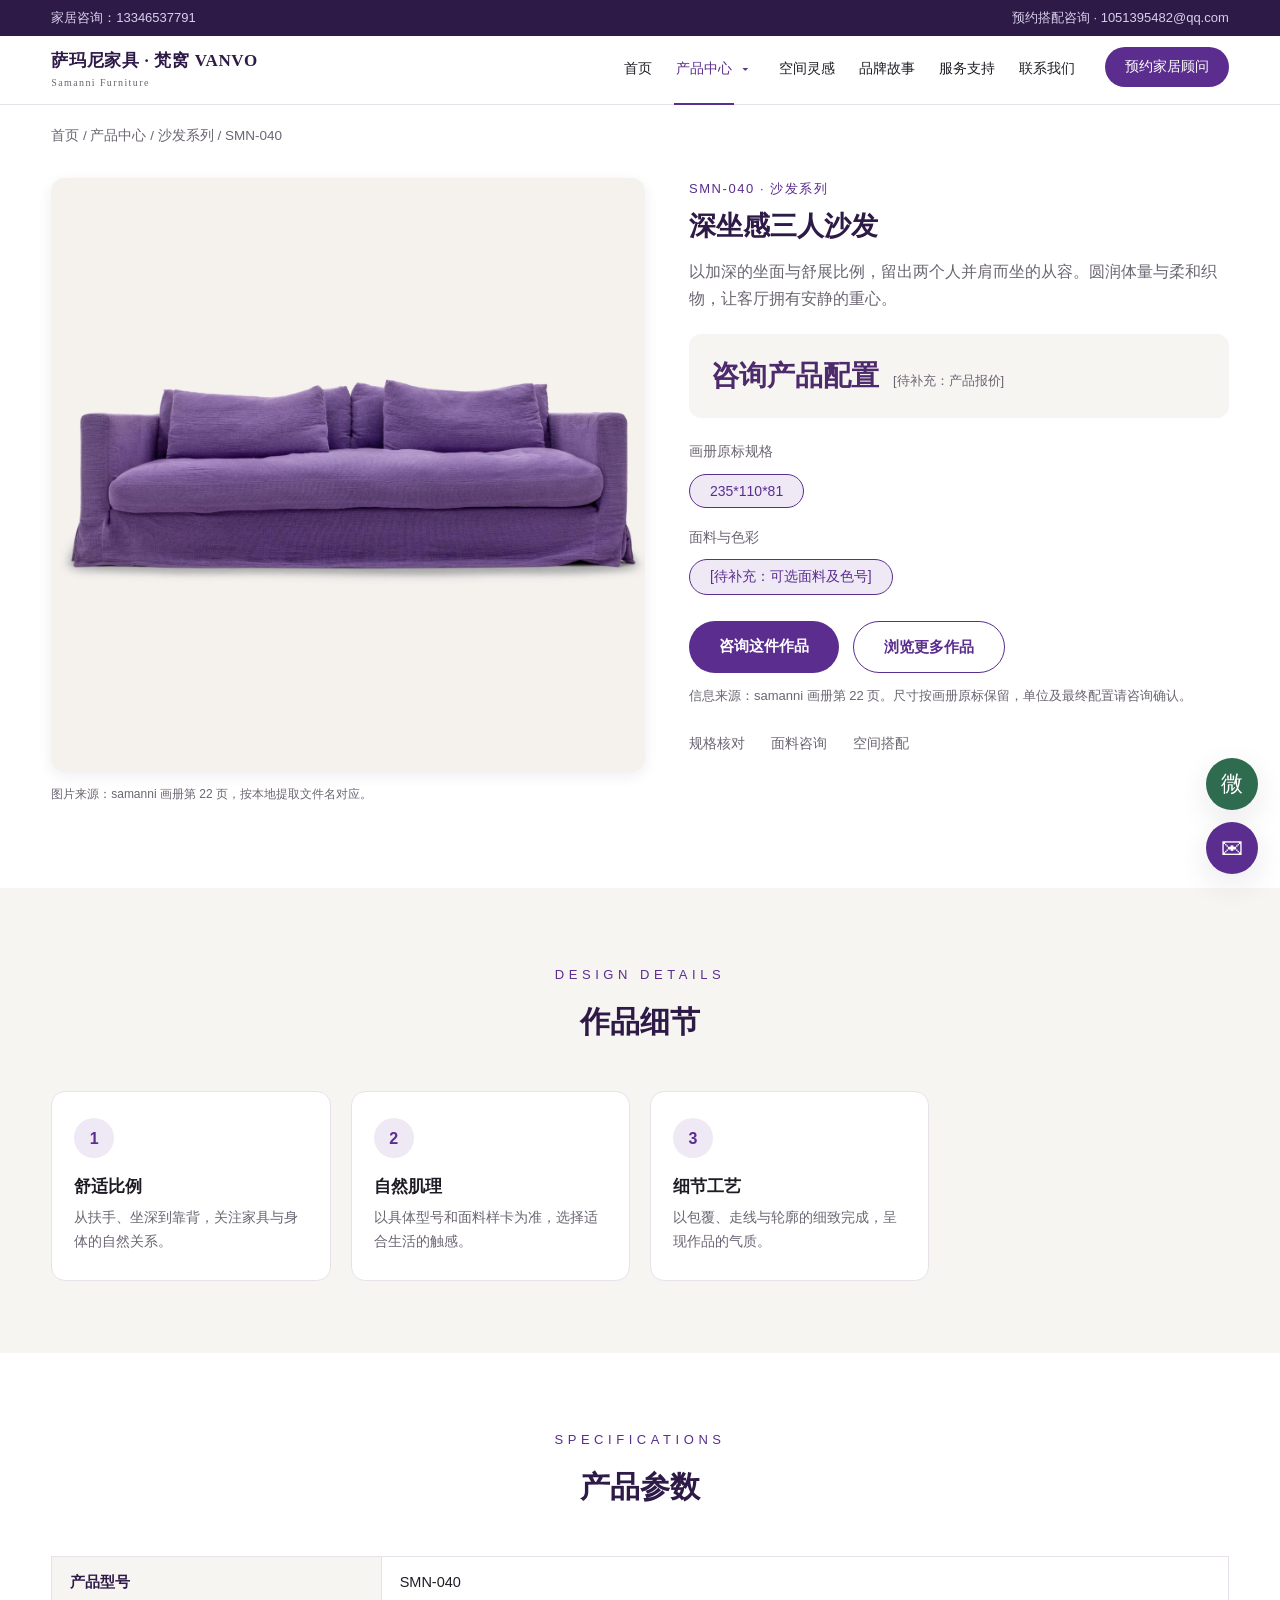
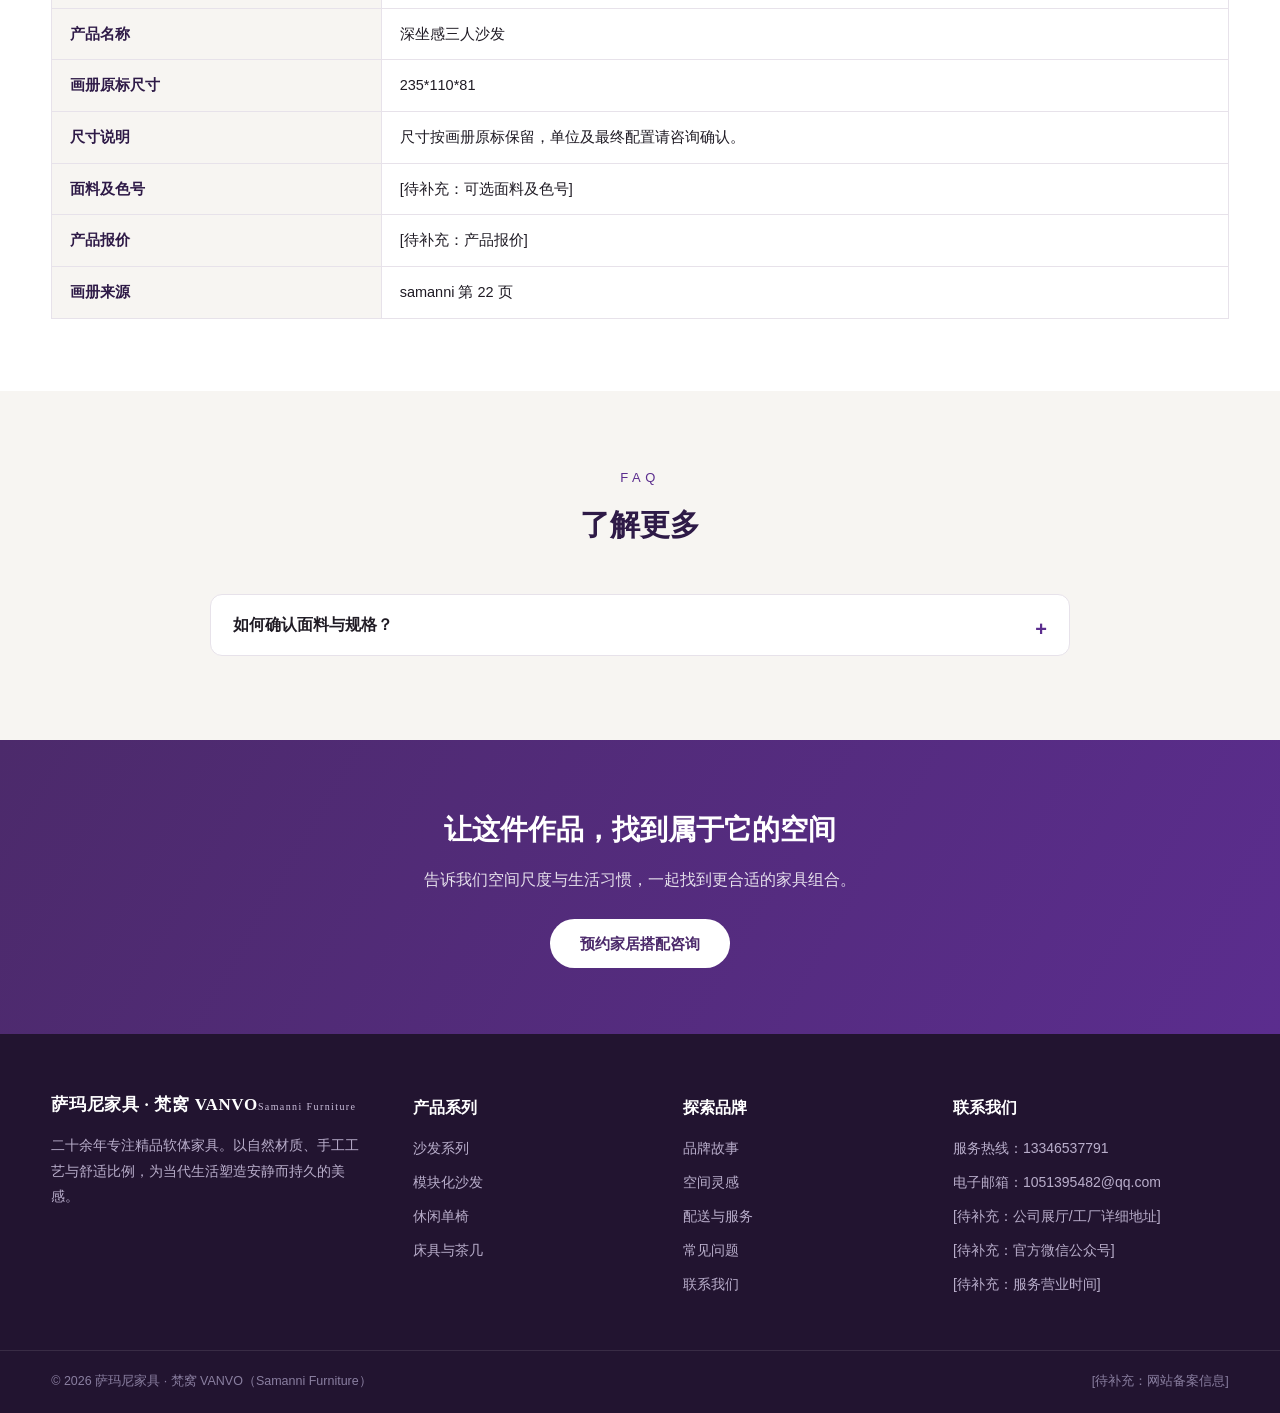
<file: product.html>
<!doctype html>
<html lang="zh-CN"><head><meta charset="utf-8"><meta name="viewport" content="width=device-width, initial-scale=1"><title>产品详情 | 萨玛尼家具 · 梵窝 VANVO（Samanni Furniture）</title><meta name="description" content="萨玛尼家具 · 梵窝 VANVO（Samanni Furniture），二十余年专注精品软体家具设计制造，以自然材质、细致手工和舒适比例，呈现沙发、单椅、床具与茶几的生活美学。"><link rel="stylesheet" href="assets/css/tailwind.css"><link rel="stylesheet" href="assets/css/site.css"><script src="assets/js/site.js" defer></script><script src="assets/js/product-data.js" defer></script><script src="assets/js/product.js" defer></script></head><body><a class="skip-link" href="#main">跳至正文</a><div class="topbar"><div class="container"><span>家居咨询：<a href="tel:13346537791">13346537791</a></span><span class="hide-m"><a href="contact.html#form">预约搭配咨询</a> · <a href="mailto:1051395482@qq.com">1051395482@qq.com</a></span></div></div>
<header class="site-header"><div class="container"><nav class="nav" aria-label="主导航"><a class="brand" href="index.html"><span class="brand-wordmark" aria-label="萨玛尼家具 · 梵窝 VANVO（Samanni Furniture）"><span class="brand-name">萨玛尼家具 · 梵窝 VANVO</span><span class="brand-en">Samanni Furniture</span></span></a><button type="button" id="menuToggle" class="menu-toggle" aria-label="展开导航" aria-controls="navLinks" aria-expanded="false">☰</button><ul class="nav-links" id="navLinks"><li><a href="index.html">首页</a></li><li><a href="products.html" class="active" aria-current="page">产品中心</a><button class="dropdown-toggle" type="button" aria-label="展开产品分类" aria-controls="productDropdown" aria-expanded="false">▾</button><div class="dropdown" id="productDropdown"><a href="products.html#sofas">沙发系列</a><a href="products.html#modular">模块化沙发</a><a href="products.html#armchairs">休闲单椅</a><a href="products.html#beds-tables">床具与茶几</a></div></li><li><a href="cases.html">空间灵感</a></li><li><a href="about.html">品牌故事</a></li><li><a href="service.html">服务支持</a></li><li><a href="contact.html">联系我们</a></li><li class="nav-cta"><a class="btn btn--primary btn--sm" href="contact.html#form">预约家居顾问</a></li></ul></nav></div></header><main id="main"><div class="container"><div class="crumbs"><a href="index.html">首页</a> / <a href="products.html">产品中心</a> / <a id="dCrumbCat" href="products.html#sofas">沙发系列</a> / <span id="dCrumbName">SMN-040</span></div></div><section class="section" style="padding-top:10px"><div class="container"><div class="detail-top"><div><div class="gallery-main"><img id="mainImg" src="assets/catalog/samanni_p22_01.png" alt="深坐感三人沙发"></div><p class="image-note" id="dImageNote">图片来源：samanni 画册第 22 页，按本地提取文件名对应。</p><div class="gallery-thumbs" id="thumbRow"></div></div><div class="detail-info"><div class="series" id="dSeries">SMN-040 · 沙发系列</div><h1 id="dTitle">深坐感三人沙发</h1><p class="desc" id="dDesc">以加深的坐面与舒展比例，留出两个人并肩而坐的从容。圆润体量与柔和织物，让客厅拥有安静的重心。</p><div class="price-line"><span class="p" id="dPrice">咨询产品配置</span><span class="hint">[待补充：产品报价]</span></div><div class="sku-row"><div class="lab">画册原标规格</div><div class="sku-opts" id="dSizes"><span class="sku">235*110*81</span></div></div><div class="sku-row"><div class="lab">面料与色彩</div><div class="sku-opts" id="dColors"><span class="sku">[待补充：可选面料及色号]</span></div></div><div class="detail-actions"><a class="btn btn--primary" id="dConsult" href="contact.html#form">咨询这件作品</a><a class="btn btn--outline" href="products.html">浏览更多作品</a></div><p class="demo-note" id="dSource">信息来源：samanni 画册第 22 页。尺寸按画册原标保留，单位及最终配置请咨询确认。</p><div class="promise"><span>规格核对</span><span>面料咨询</span><span>空间搭配</span></div></div></div></div></section><section class="section section--alt"><div class="container"><div class="section-head"><span class="eyebrow">Design Details</span><h2>作品细节</h2></div><div id="dFeatures"><div class="steps"><div class="step"><div class="num">1</div><h3>舒适比例</h3><p>从扶手、坐深到靠背，关注家具与身体的自然关系。</p></div><div class="step"><div class="num">2</div><h3>自然肌理</h3><p>以具体型号和面料样卡为准，选择适合生活的触感。</p></div><div class="step"><div class="num">3</div><h3>细节工艺</h3><p>以包覆、走线与轮廓的细致完成，呈现作品的气质。</p></div></div></div></div></section><section class="section"><div class="container"><div class="section-head"><span class="eyebrow">Specifications</span><h2>产品参数</h2></div><table class="spec-table" id="dSpecs"><tbody><tr><th scope="row">产品型号</th><td>SMN-040</td></tr><tr><th scope="row">画册原标尺寸</th><td>235*110*81</td></tr><tr><th scope="row">尺寸说明</th><td>尺寸按画册原标保留，单位及最终配置请咨询确认。</td></tr></tbody></table></div></section><section class="section section--alt"><div class="container"><div class="section-head"><span class="eyebrow">FAQ</span><h2>了解更多</h2></div><div id="dFaq"><div class="faq"><details><summary>如何确认面料与规格？</summary><div class="ans">请联系顾问核对画册型号、面料样卡与空间尺寸，配置及报价以最终确认为准。</div></details></div></div></div></section><section class="cta-band"><div class="container"><h2>让这件作品，找到属于它的空间</h2><p>告诉我们空间尺度与生活习惯，一起找到更合适的家具组合。</p><a class="btn" style="background:#fff;color:var(--plum-700)" href="contact.html#form">预约家居搭配咨询</a></div></section></main><footer class="site-footer"><div class="container footer-main"><div class="footer-brand"><span class="brand-wordmark" aria-label="萨玛尼家具 · 梵窝 VANVO（Samanni Furniture）"><span class="brand-name">萨玛尼家具 · 梵窝 VANVO</span><span class="brand-en">Samanni Furniture</span></span><p>二十余年专注精品软体家具。以自然材质、手工工艺与舒适比例，为当代生活塑造安静而持久的美感。</p></div><div><h4>产品系列</h4><ul><li><a href="products.html#sofas">沙发系列</a></li><li><a href="products.html#modular">模块化沙发</a></li><li><a href="products.html#armchairs">休闲单椅</a></li><li><a href="products.html#beds-tables">床具与茶几</a></li></ul></div><div><h4>探索品牌</h4><ul><li><a href="about.html">品牌故事</a></li><li><a href="cases.html">空间灵感</a></li><li><a href="service.html#delivery">配送与服务</a></li><li><a href="service.html#faq">常见问题</a></li><li><a href="contact.html">联系我们</a></li></ul></div><div><h4>联系我们</h4><ul><li>服务热线：<a href="tel:13346537791">13346537791</a></li><li>电子邮箱：<a href="mailto:1051395482@qq.com">1051395482@qq.com</a></li><li>[待补充：公司展厅/工厂详细地址]</li><li>[待补充：官方微信公众号]</li><li>[待补充：服务营业时间]</li></ul></div></div><div class="footer-bottom"><div class="container"><span>© 2026 萨玛尼家具 · 梵窝 VANVO（Samanni Furniture）</span><span>[待补充：网站备案信息]</span></div></div></footer><aside class="float-contact" aria-label="快捷咨询"><a class="wx" href="contact.html#wechat" aria-label="查看官方微信二维码">微</a><a href="mailto:1051395482@qq.com" aria-label="发送咨询邮件">✉</a></aside></body></html>
</file>
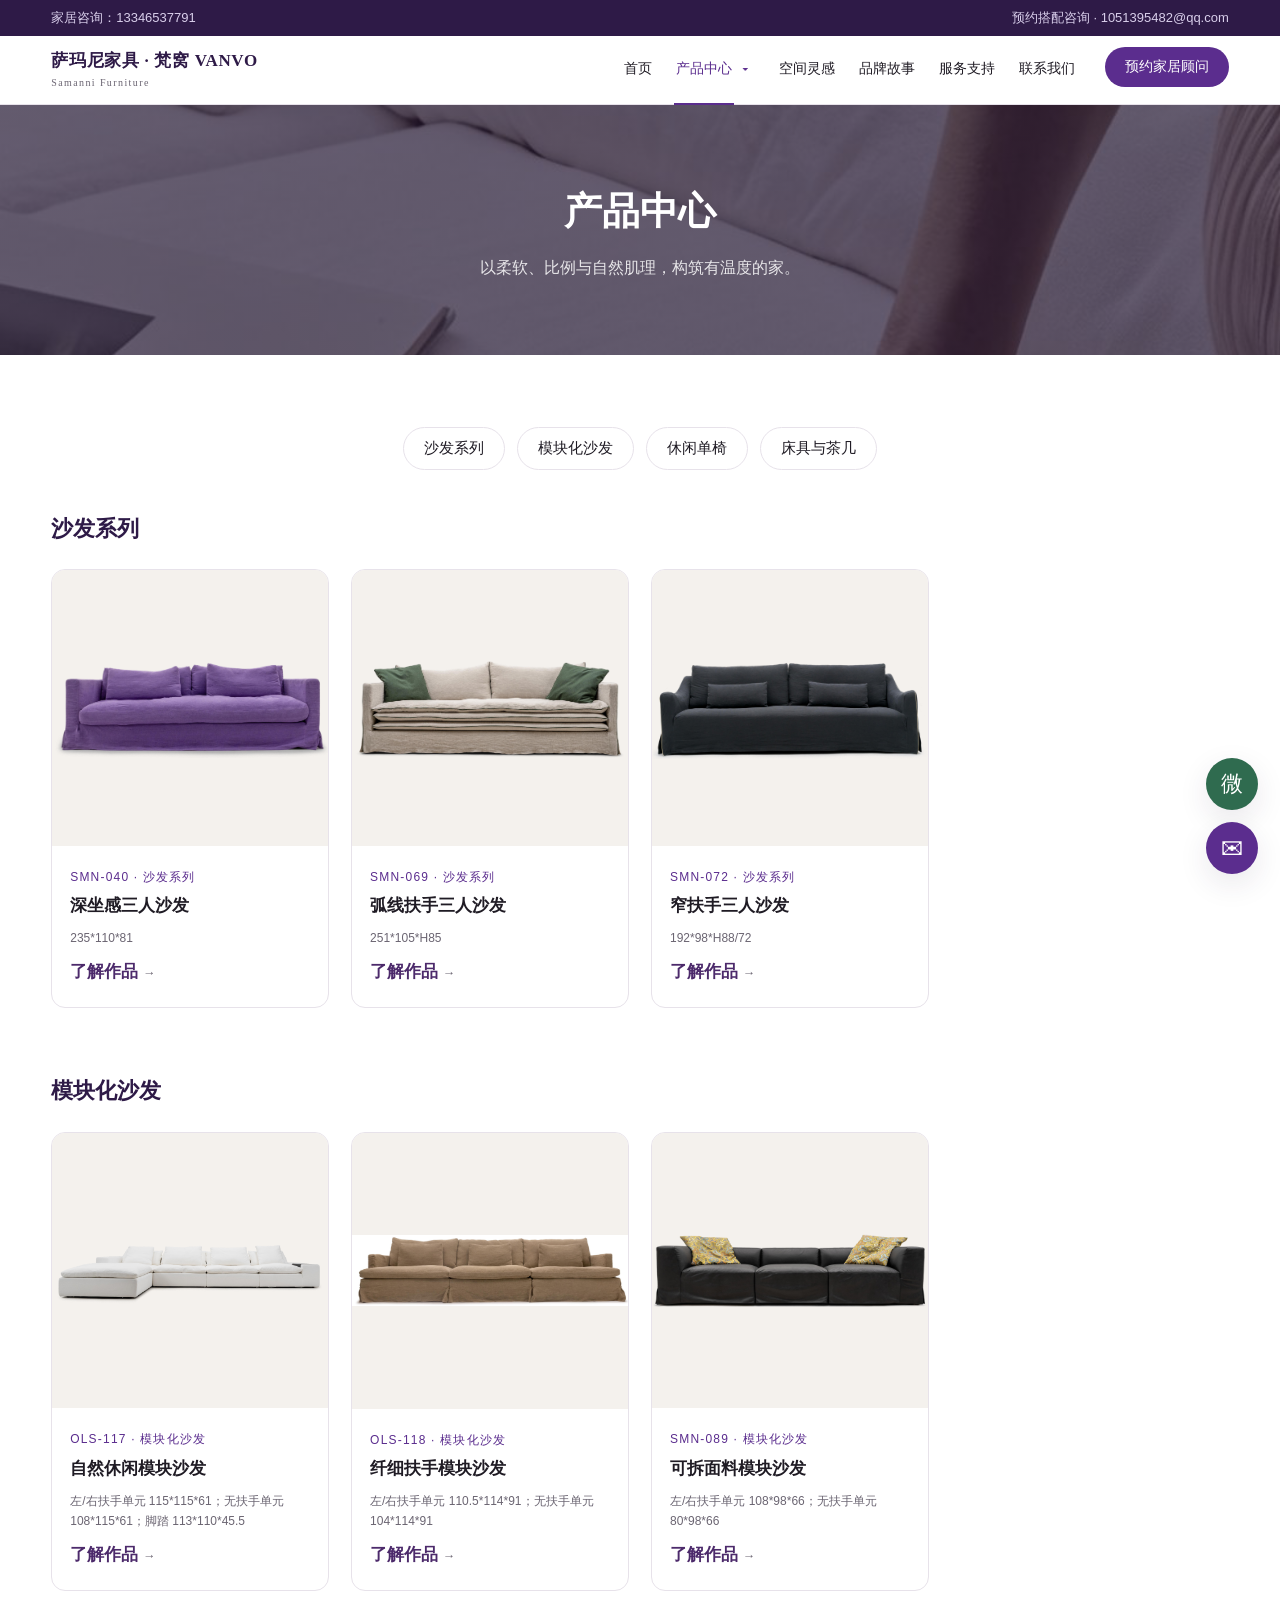
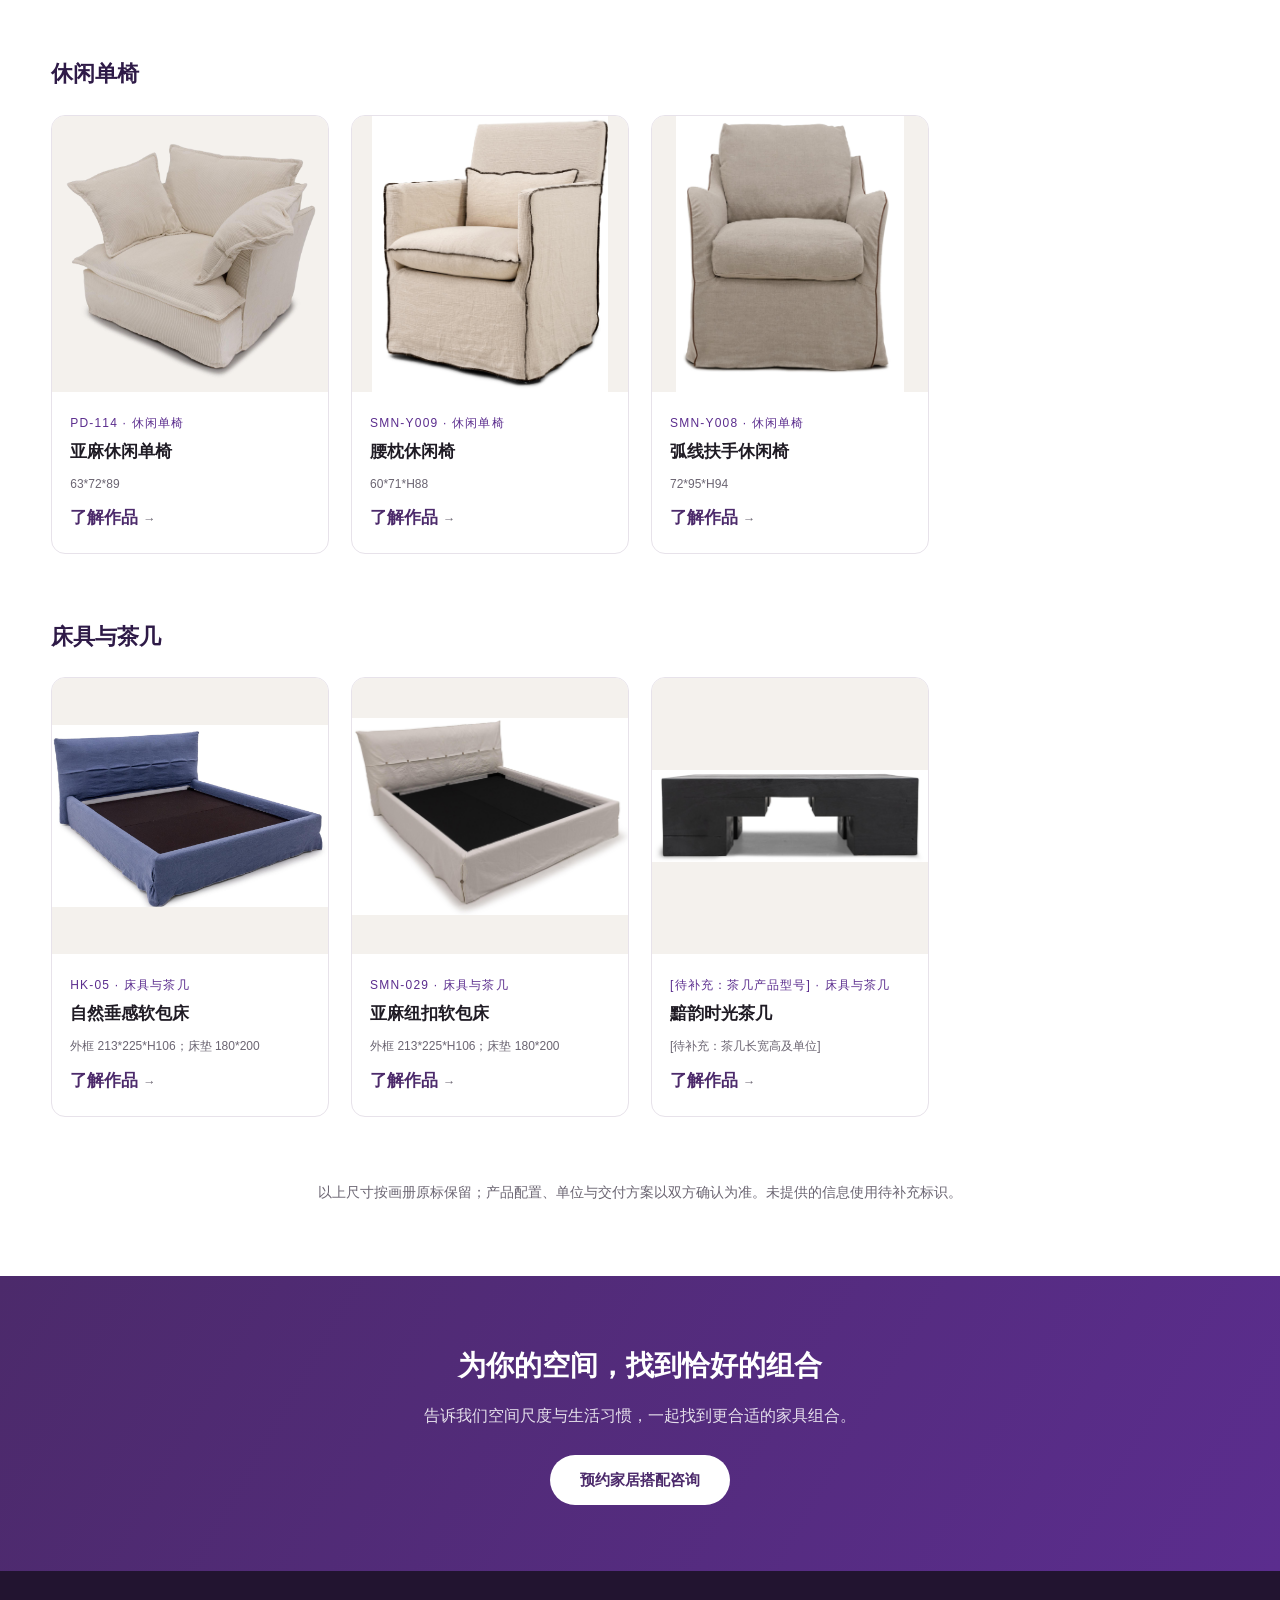
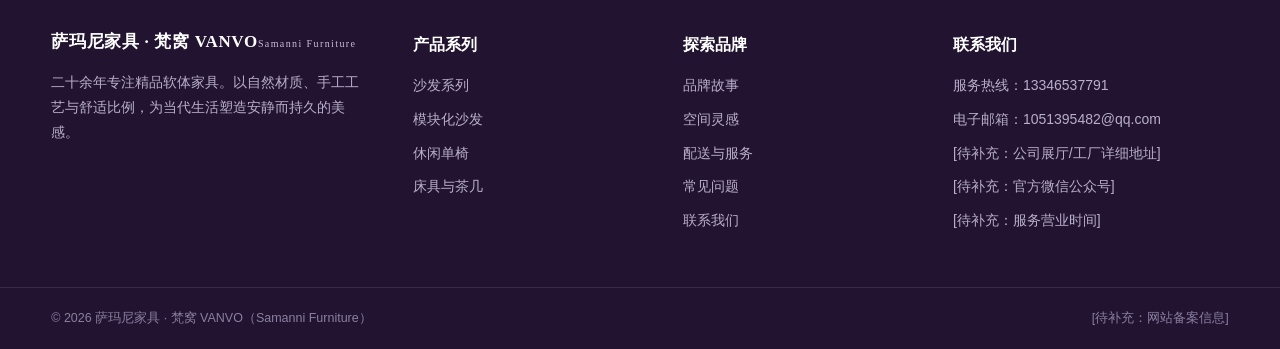
<file: products.html>
<!doctype html>
<html lang="zh-CN"><head><meta charset="utf-8"><meta name="viewport" content="width=device-width, initial-scale=1"><title>产品中心 | 萨玛尼家具 · 梵窝 VANVO（Samanni Furniture）</title><meta name="description" content="萨玛尼家具 · 梵窝 VANVO（Samanni Furniture），二十余年专注精品软体家具设计制造，以自然材质、细致手工和舒适比例，呈现沙发、单椅、床具与茶几的生活美学。"><link rel="stylesheet" href="assets/css/tailwind.css"><link rel="stylesheet" href="assets/css/site.css"><script src="assets/js/site.js" defer></script></head><body><a class="skip-link" href="#main">跳至正文</a><div class="topbar"><div class="container"><span>家居咨询：<a href="tel:13346537791">13346537791</a></span><span class="hide-m"><a href="contact.html#form">预约搭配咨询</a> · <a href="mailto:1051395482@qq.com">1051395482@qq.com</a></span></div></div>
<header class="site-header"><div class="container"><nav class="nav" aria-label="主导航"><a class="brand" href="index.html"><span class="brand-wordmark" aria-label="萨玛尼家具 · 梵窝 VANVO（Samanni Furniture）"><span class="brand-name">萨玛尼家具 · 梵窝 VANVO</span><span class="brand-en">Samanni Furniture</span></span></a><button type="button" id="menuToggle" class="menu-toggle" aria-label="展开导航" aria-controls="navLinks" aria-expanded="false">☰</button><ul class="nav-links" id="navLinks"><li><a href="index.html">首页</a></li><li><a href="products.html" class="active" aria-current="page">产品中心</a><button class="dropdown-toggle" type="button" aria-label="展开产品分类" aria-controls="productDropdown" aria-expanded="false">▾</button><div class="dropdown" id="productDropdown"><a href="products.html#sofas">沙发系列</a><a href="products.html#modular">模块化沙发</a><a href="products.html#armchairs">休闲单椅</a><a href="products.html#beds-tables">床具与茶几</a></div></li><li><a href="cases.html">空间灵感</a></li><li><a href="about.html">品牌故事</a></li><li><a href="service.html">服务支持</a></li><li><a href="contact.html">联系我们</a></li><li class="nav-cta"><a class="btn btn--primary btn--sm" href="contact.html#form">预约家居顾问</a></li></ul></nav></div></header><main id="main"><div class="page-banner" style="background-image:linear-gradient(rgba(30,18,48,.68),rgba(30,18,48,.68)),url('assets/catalog/vanvo_p25_01.png')"><div class="container"><h1>产品中心</h1><p>以柔软、比例与自然肌理，构筑有温度的家。</p></div></div><section class="section"><div class="container"><div class="filter-bar"><a class="sku" href="#sofas">沙发系列</a><a class="sku" href="#modular">模块化沙发</a><a class="sku" href="#armchairs">休闲单椅</a><a class="sku" href="#beds-tables">床具与茶几</a></div><div class="mb-64"><h2 class="cat-title" id="sofas">沙发系列</h2><div class="prod-grid grid grid-cols-2 md:grid-cols-3 lg:grid-cols-4 gap-[22px]"><a class="prod-card" href="product.html?id=smn-040"><div class="thumb"><img src="assets/catalog/samanni_p22_01.png" alt="SMN-040 深坐感三人沙发" loading="lazy"></div><div class="body"><span class="series">SMN-040 · 沙发系列</span><h3>深坐感三人沙发</h3><p class="product-size">235*110*81</p><span class="price">了解作品 <small>→</small></span></div></a><a class="prod-card" href="product.html?id=smn-069"><div class="thumb"><img src="assets/catalog/samanni_p23_01.png" alt="SMN-069 弧线扶手三人沙发" loading="lazy"></div><div class="body"><span class="series">SMN-069 · 沙发系列</span><h3>弧线扶手三人沙发</h3><p class="product-size">251*105*H85</p><span class="price">了解作品 <small>→</small></span></div></a><a class="prod-card" href="product.html?id=smn-072"><div class="thumb"><img src="assets/catalog/samanni_p23_02.png" alt="SMN-072 窄扶手三人沙发" loading="lazy"></div><div class="body"><span class="series">SMN-072 · 沙发系列</span><h3>窄扶手三人沙发</h3><p class="product-size">192*98*H88/72</p><span class="price">了解作品 <small>→</small></span></div></a></div></div><div class="mb-64"><h2 class="cat-title" id="modular">模块化沙发</h2><div class="prod-grid grid grid-cols-2 md:grid-cols-3 lg:grid-cols-4 gap-[22px]"><a class="prod-card" href="product.html?id=ols-117"><div class="thumb"><img src="assets/catalog/samanni_p20_01.png" alt="OLS-117 自然休闲模块沙发" loading="lazy"></div><div class="body"><span class="series">OLS-117 · 模块化沙发</span><h3>自然休闲模块沙发</h3><p class="product-size">左/右扶手单元 115*115*61；无扶手单元 108*115*61；脚踏 113*110*45.5</p><span class="price">了解作品 <small>→</small></span></div></a><a class="prod-card" href="product.html?id=ols-118"><div class="thumb"><img src="assets/catalog/samanni_p20_02.png" alt="OLS-118 纤细扶手模块沙发" loading="lazy"></div><div class="body"><span class="series">OLS-118 · 模块化沙发</span><h3>纤细扶手模块沙发</h3><p class="product-size">左/右扶手单元 110.5*114*91；无扶手单元 104*114*91</p><span class="price">了解作品 <small>→</small></span></div></a><a class="prod-card" href="product.html?id=smn-089"><div class="thumb"><img src="assets/catalog/samanni_p23_04.png" alt="SMN-089 可拆面料模块沙发" loading="lazy"></div><div class="body"><span class="series">SMN-089 · 模块化沙发</span><h3>可拆面料模块沙发</h3><p class="product-size">左/右扶手单元 108*98*66；无扶手单元 80*98*66</p><span class="price">了解作品 <small>→</small></span></div></a></div></div><div class="mb-64"><h2 class="cat-title" id="armchairs">休闲单椅</h2><div class="prod-grid grid grid-cols-2 md:grid-cols-3 lg:grid-cols-4 gap-[22px]"><a class="prod-card" href="product.html?id=pd-114"><div class="thumb"><img src="assets/catalog/samanni_p31_01.png" alt="PD-114 亚麻休闲单椅" loading="lazy"></div><div class="body"><span class="series">PD-114 · 休闲单椅</span><h3>亚麻休闲单椅</h3><p class="product-size">63*72*89</p><span class="price">了解作品 <small>→</small></span></div></a><a class="prod-card" href="product.html?id=smn-y009"><div class="thumb"><img src="assets/catalog/vanvo_p22_02.png" alt="SMN-Y009 腰枕休闲椅" loading="lazy"></div><div class="body"><span class="series">SMN-Y009 · 休闲单椅</span><h3>腰枕休闲椅</h3><p class="product-size">60*71*H88</p><span class="price">了解作品 <small>→</small></span></div></a><a class="prod-card" href="product.html?id=smn-y008"><div class="thumb"><img src="assets/catalog/vanvo_p23_02.png" alt="SMN-Y008 弧线扶手休闲椅" loading="lazy"></div><div class="body"><span class="series">SMN-Y008 · 休闲单椅</span><h3>弧线扶手休闲椅</h3><p class="product-size">72*95*H94</p><span class="price">了解作品 <small>→</small></span></div></a></div></div><div class="mb-64"><h2 class="cat-title" id="beds-tables">床具与茶几</h2><div class="prod-grid grid grid-cols-2 md:grid-cols-3 lg:grid-cols-4 gap-[22px]"><a class="prod-card" href="product.html?id=hk-05"><div class="thumb"><img src="assets/catalog/samanni_p36_01.png" alt="HK-05 自然垂感软包床" loading="lazy"></div><div class="body"><span class="series">HK-05 · 床具与茶几</span><h3>自然垂感软包床</h3><p class="product-size">外框 213*225*H106；床垫 180*200</p><span class="price">了解作品 <small>→</small></span></div></a><a class="prod-card" href="product.html?id=smn-029"><div class="thumb"><img src="assets/catalog/samanni_p36_02.png" alt="SMN-029 亚麻纽扣软包床" loading="lazy"></div><div class="body"><span class="series">SMN-029 · 床具与茶几</span><h3>亚麻纽扣软包床</h3><p class="product-size">外框 213*225*H106；床垫 180*200</p><span class="price">了解作品 <small>→</small></span></div></a><a class="prod-card" href="product.html?id=time-table"><div class="thumb"><img src="assets/catalog/samanni_p37_01.png" alt="[待补充：茶几产品型号] 黯韵时光茶几" loading="lazy"></div><div class="body"><span class="series">[待补充：茶几产品型号] · 床具与茶几</span><h3>黯韵时光茶几</h3><p class="product-size">[待补充：茶几长宽高及单位]</p><span class="price">了解作品 <small>→</small></span></div></a></div></div><p class="note">以上尺寸按画册原标保留；产品配置、单位与交付方案以双方确认为准。未提供的信息使用待补充标识。</p></div></section><section class="cta-band"><div class="container"><h2>为你的空间，找到恰好的组合</h2><p>告诉我们空间尺度与生活习惯，一起找到更合适的家具组合。</p><a class="btn" style="background:#fff;color:var(--plum-700)" href="contact.html#form">预约家居搭配咨询</a></div></section></main><footer class="site-footer"><div class="container footer-main"><div class="footer-brand"><span class="brand-wordmark" aria-label="萨玛尼家具 · 梵窝 VANVO（Samanni Furniture）"><span class="brand-name">萨玛尼家具 · 梵窝 VANVO</span><span class="brand-en">Samanni Furniture</span></span><p>二十余年专注精品软体家具。以自然材质、手工工艺与舒适比例，为当代生活塑造安静而持久的美感。</p></div><div><h4>产品系列</h4><ul><li><a href="products.html#sofas">沙发系列</a></li><li><a href="products.html#modular">模块化沙发</a></li><li><a href="products.html#armchairs">休闲单椅</a></li><li><a href="products.html#beds-tables">床具与茶几</a></li></ul></div><div><h4>探索品牌</h4><ul><li><a href="about.html">品牌故事</a></li><li><a href="cases.html">空间灵感</a></li><li><a href="service.html#delivery">配送与服务</a></li><li><a href="service.html#faq">常见问题</a></li><li><a href="contact.html">联系我们</a></li></ul></div><div><h4>联系我们</h4><ul><li>服务热线：<a href="tel:13346537791">13346537791</a></li><li>电子邮箱：<a href="mailto:1051395482@qq.com">1051395482@qq.com</a></li><li>[待补充：公司展厅/工厂详细地址]</li><li>[待补充：官方微信公众号]</li><li>[待补充：服务营业时间]</li></ul></div></div><div class="footer-bottom"><div class="container"><span>© 2026 萨玛尼家具 · 梵窝 VANVO（Samanni Furniture）</span><span>[待补充：网站备案信息]</span></div></div></footer><aside class="float-contact" aria-label="快捷咨询"><a class="wx" href="contact.html#wechat" aria-label="查看官方微信二维码">微</a><a href="mailto:1051395482@qq.com" aria-label="发送咨询邮件">✉</a></aside></body></html>
</file>
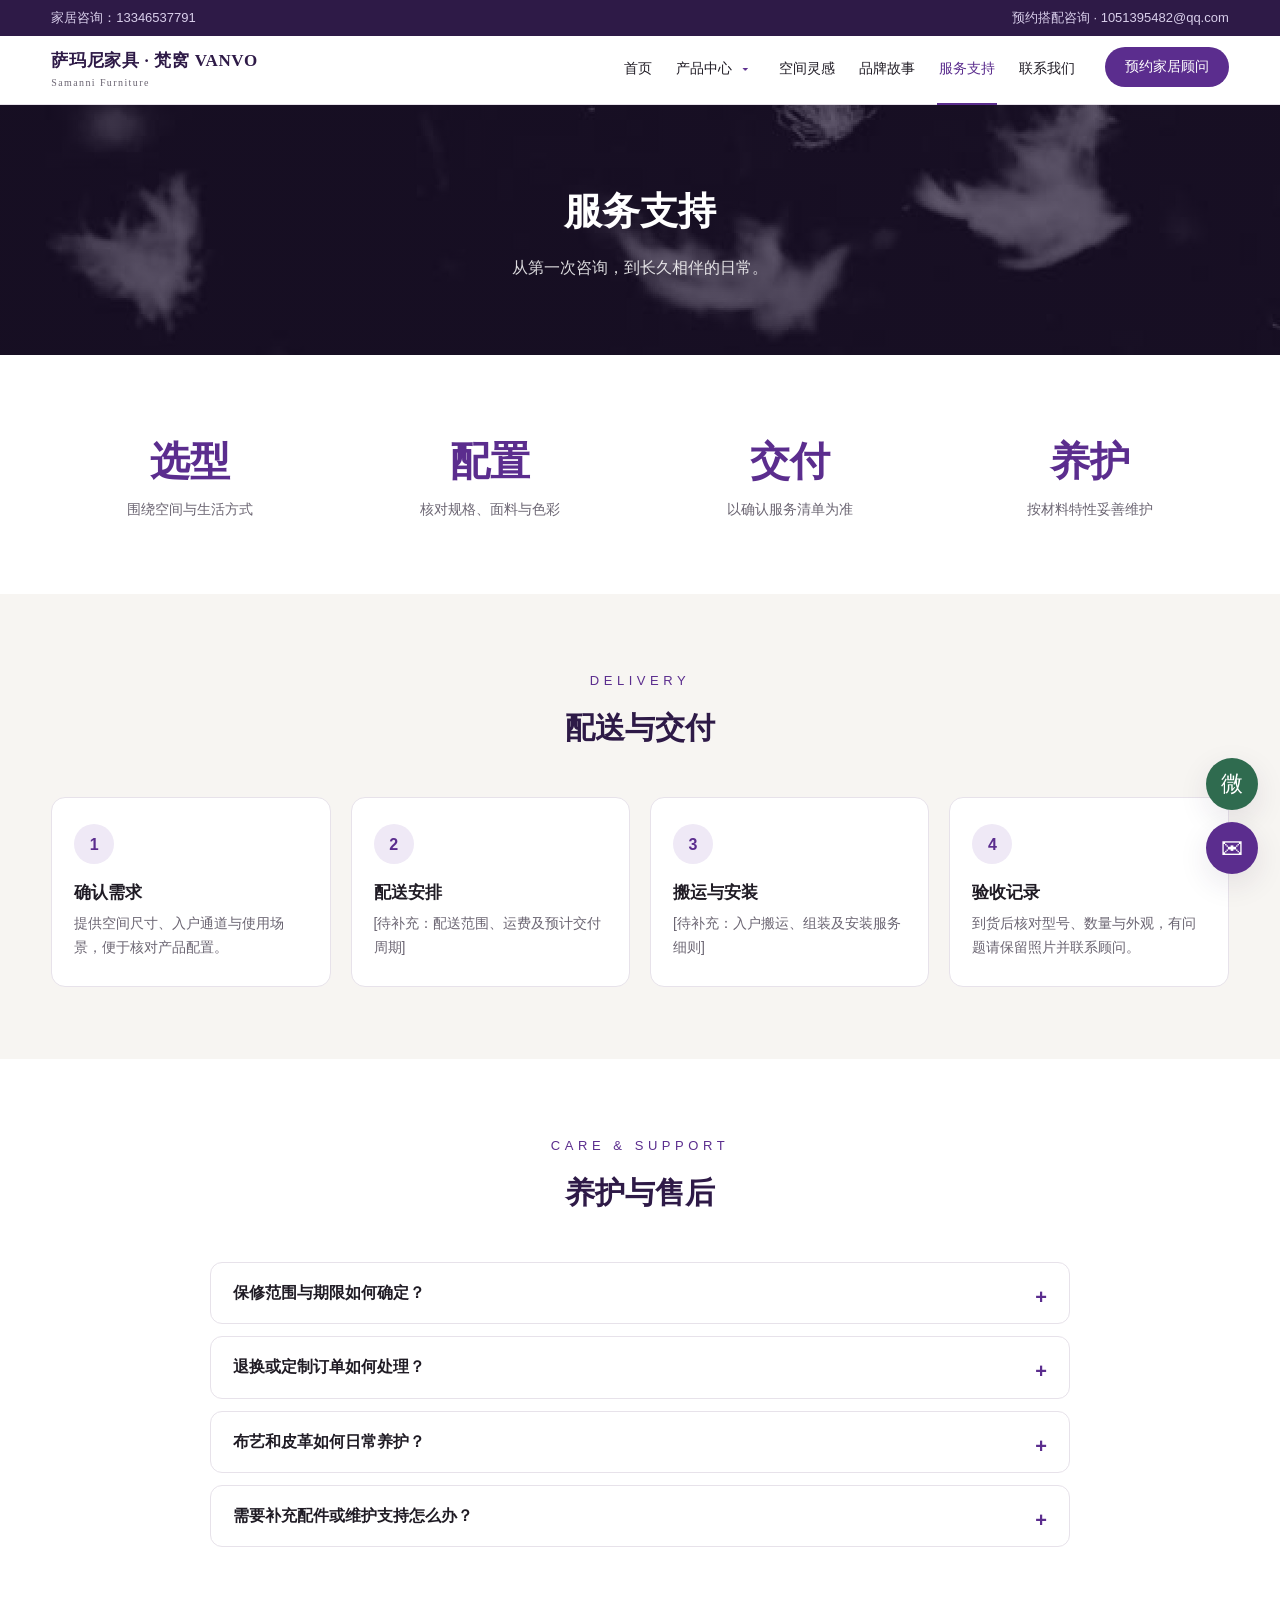
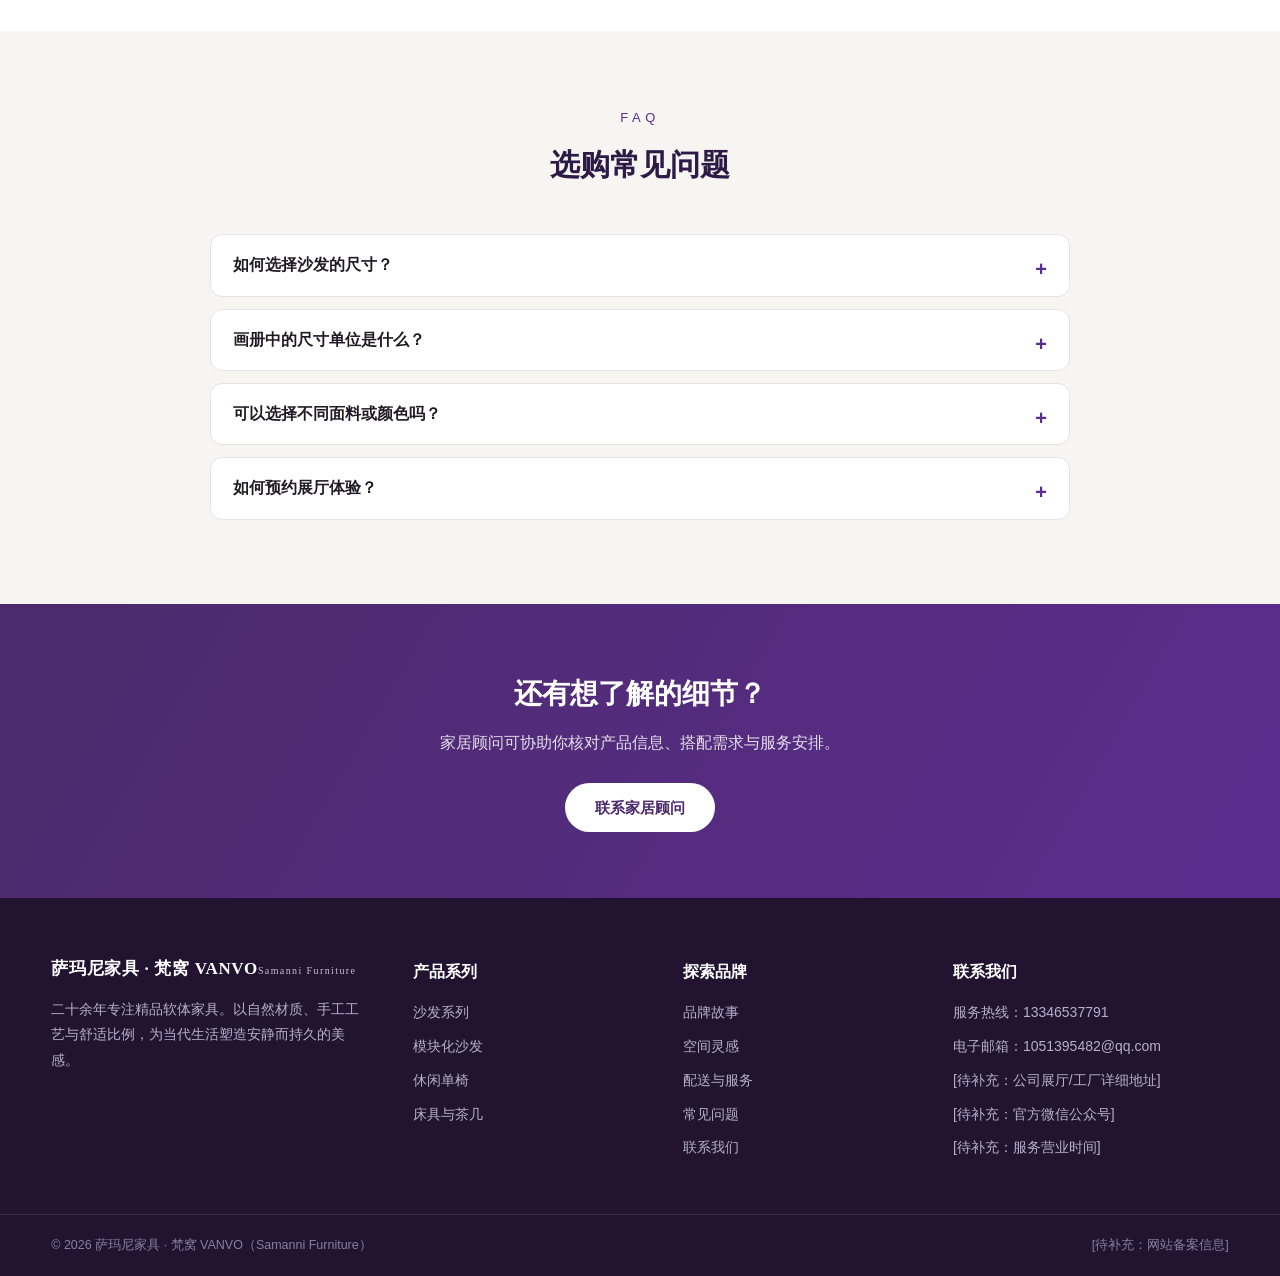
<file: service.html>
<!doctype html>
<html lang="zh-CN"><head><meta charset="utf-8"><meta name="viewport" content="width=device-width, initial-scale=1"><title>服务支持 | 萨玛尼家具 · 梵窝 VANVO（Samanni Furniture）</title><meta name="description" content="萨玛尼家具 · 梵窝 VANVO（Samanni Furniture），二十余年专注精品软体家具设计制造，以自然材质、细致手工和舒适比例，呈现沙发、单椅、床具与茶几的生活美学。"><link rel="stylesheet" href="assets/css/tailwind.css"><link rel="stylesheet" href="assets/css/site.css"><script src="assets/js/site.js" defer></script></head><body><a class="skip-link" href="#main">跳至正文</a><div class="topbar"><div class="container"><span>家居咨询：<a href="tel:13346537791">13346537791</a></span><span class="hide-m"><a href="contact.html#form">预约搭配咨询</a> · <a href="mailto:1051395482@qq.com">1051395482@qq.com</a></span></div></div>
<header class="site-header"><div class="container"><nav class="nav" aria-label="主导航"><a class="brand" href="index.html"><span class="brand-wordmark" aria-label="萨玛尼家具 · 梵窝 VANVO（Samanni Furniture）"><span class="brand-name">萨玛尼家具 · 梵窝 VANVO</span><span class="brand-en">Samanni Furniture</span></span></a><button type="button" id="menuToggle" class="menu-toggle" aria-label="展开导航" aria-controls="navLinks" aria-expanded="false">☰</button><ul class="nav-links" id="navLinks"><li><a href="index.html">首页</a></li><li><a href="products.html">产品中心</a><button class="dropdown-toggle" type="button" aria-label="展开产品分类" aria-controls="productDropdown" aria-expanded="false">▾</button><div class="dropdown" id="productDropdown"><a href="products.html#sofas">沙发系列</a><a href="products.html#modular">模块化沙发</a><a href="products.html#armchairs">休闲单椅</a><a href="products.html#beds-tables">床具与茶几</a></div></li><li><a href="cases.html">空间灵感</a></li><li><a href="about.html">品牌故事</a></li><li><a href="service.html" class="active" aria-current="page">服务支持</a></li><li><a href="contact.html">联系我们</a></li><li class="nav-cta"><a class="btn btn--primary btn--sm" href="contact.html#form">预约家居顾问</a></li></ul></nav></div></header><main id="main"><div class="page-banner" style="background-image:linear-gradient(rgba(30,18,48,.68),rgba(30,18,48,.68)),url('assets/catalog/samanni_p8_01.png')"><div class="container"><h1>服务支持</h1><p>从第一次咨询，到长久相伴的日常。</p></div></div><section class="section"><div class="container"><div class="num-grid"><div><div class="n">选型</div><span>围绕空间与生活方式</span></div><div><div class="n">配置</div><span>核对规格、面料与色彩</span></div><div><div class="n">交付</div><span>以确认服务清单为准</span></div><div><div class="n">养护</div><span>按材料特性妥善维护</span></div></div></div></section><section class="section section--alt" id="delivery"><div class="container"><div class="section-head"><span class="eyebrow">Delivery</span><h2>配送与交付</h2></div><div class="steps"><div class="step"><div class="num">1</div><h3>确认需求</h3><p>提供空间尺寸、入户通道与使用场景，便于核对产品配置。</p></div><div class="step"><div class="num">2</div><h3>配送安排</h3><p>[待补充：配送范围、运费及预计交付周期]</p></div><div class="step"><div class="num">3</div><h3>搬运与安装</h3><p>[待补充：入户搬运、组装及安装服务细则]</p></div><div class="step"><div class="num">4</div><h3>验收记录</h3><p>到货后核对型号、数量与外观，有问题请保留照片并联系顾问。</p></div></div></div></section><section class="section"><div class="container"><div class="section-head"><span class="eyebrow">Care & Support</span><h2>养护与售后</h2></div><div class="faq"><details><summary>保修范围与期限如何确定？</summary><div class="ans">[待补充：保修期限、保修范围及售后服务标准]。确认订单前，请向顾问索取适用的服务说明。</div></details><details><summary>退换或定制订单如何处理？</summary><div class="ans">[待补充：标准商品及定制商品的退换规则]。具体约定以正式订单及适用规则为准。</div></details><details><summary>布艺和皮革如何日常养护？</summary><div class="ans">避免强烈日晒与尖锐物接触，定期轻柔除尘。清洁前先确认材质护理说明；可拆卸不等于可直接水洗。</div></details><details><summary>需要补充配件或维护支持怎么办？</summary><div class="ans">请提供产品型号、订单信息与问题照片，联系 13346537791 或发送邮件至 1051395482@qq.com。</div></details></div></div></section><section class="section section--alt" id="faq"><div class="container"><div class="section-head"><span class="eyebrow">FAQ</span><h2>选购常见问题</h2></div><div class="faq"><details><summary>如何选择沙发的尺寸？</summary><div class="ans">先确认墙面长度、通行动线和入户尺寸，再结合日常人数与坐卧习惯选择型号。模块产品需逐一核对各单元配置。</div></details><details><summary>画册中的尺寸单位是什么？</summary><div class="ans">本演示按画册原标保留尺寸；部分页面的标注存在不完整或多规格情况，单位及最终配置请顾问书面确认。</div></details><details><summary>可以选择不同面料或颜色吗？</summary><div class="ans">画册中部分产品支持面料搭配。具体可选面料、色号、配置和交付周期为 [待补充：面料样卡及定制规则]。</div></details><details><summary>如何预约展厅体验？</summary><div class="ans">请拨打 13346537791 或通过联系页微信预约；[待补充：公司展厅/工厂详细地址]，[待补充：服务营业时间]。</div></details></div></div></section><section class="cta-band"><div class="container"><h2>还有想了解的细节？</h2><p>家居顾问可协助你核对产品信息、搭配需求与服务安排。</p><a class="btn" style="background:#fff;color:var(--plum-700)" href="contact.html#form">联系家居顾问</a></div></section></main><footer class="site-footer"><div class="container footer-main"><div class="footer-brand"><span class="brand-wordmark" aria-label="萨玛尼家具 · 梵窝 VANVO（Samanni Furniture）"><span class="brand-name">萨玛尼家具 · 梵窝 VANVO</span><span class="brand-en">Samanni Furniture</span></span><p>二十余年专注精品软体家具。以自然材质、手工工艺与舒适比例，为当代生活塑造安静而持久的美感。</p></div><div><h4>产品系列</h4><ul><li><a href="products.html#sofas">沙发系列</a></li><li><a href="products.html#modular">模块化沙发</a></li><li><a href="products.html#armchairs">休闲单椅</a></li><li><a href="products.html#beds-tables">床具与茶几</a></li></ul></div><div><h4>探索品牌</h4><ul><li><a href="about.html">品牌故事</a></li><li><a href="cases.html">空间灵感</a></li><li><a href="service.html#delivery">配送与服务</a></li><li><a href="service.html#faq">常见问题</a></li><li><a href="contact.html">联系我们</a></li></ul></div><div><h4>联系我们</h4><ul><li>服务热线：<a href="tel:13346537791">13346537791</a></li><li>电子邮箱：<a href="mailto:1051395482@qq.com">1051395482@qq.com</a></li><li>[待补充：公司展厅/工厂详细地址]</li><li>[待补充：官方微信公众号]</li><li>[待补充：服务营业时间]</li></ul></div></div><div class="footer-bottom"><div class="container"><span>© 2026 萨玛尼家具 · 梵窝 VANVO（Samanni Furniture）</span><span>[待补充：网站备案信息]</span></div></div></footer><aside class="float-contact" aria-label="快捷咨询"><a class="wx" href="contact.html#wechat" aria-label="查看官方微信二维码">微</a><a href="mailto:1051395482@qq.com" aria-label="发送咨询邮件">✉</a></aside></body></html>
</file>
<file: assets/css/site.css>
/* ===== 全站样式（原 style.css 内联 + 单页路由追加） ===== */
:root{--plum-900:#2e1a47;--plum-700:#4c2a6b;--plum-600:#5b2d8e;--plum-500:#6b4e9b;--plum-100:#efe9f6;--wood:#b8865b;--green-900:#24463b;--green-700:#2f6b4f;--ink:#1f1b24;--muted:#6b6572;--line:#e7e2ea;--bg:#fff;--bg-alt:#f7f5f2;--radius:14px;--shadow:0 10px 30px rgba(46,26,71,.10);--shadow-sm:0 4px 14px rgba(46,26,71,.08);}
*{margin:0;padding:0;box-sizing:border-box}
html{scroll-behavior:smooth}
body{font-family:"PingFang SC","Microsoft YaHei","Noto Sans SC","Helvetica Neue",Arial,sans-serif;color:var(--ink);background:var(--bg);line-height:1.7;font-size:16px}
img{display:block;max-width:100%}
a{color:inherit;text-decoration:none}
ul{list-style:none}
.container{width:min(1200px,92%);margin:0 auto}
.section{padding:72px 0}
.section--alt{background:var(--bg-alt)}
.section-head{text-align:center;margin-bottom:44px}
.section-head .eyebrow{display:inline-block;font-size:13px;letter-spacing:.35em;color:var(--plum-600);text-transform:uppercase;margin-bottom:10px}
.section-head h2{font-size:30px;font-weight:700;color:var(--plum-900)}
.section-head p{color:var(--muted);margin-top:10px}
.topbar{background:var(--plum-900);color:#d9cfeb;font-size:13px;padding:7px 0}
.topbar .container{display:flex;justify-content:space-between;gap:16px}
.topbar a:hover{color:#fff}
.site-header{position:sticky;top:0;z-index:100;background:rgba(255,255,255,.96);backdrop-filter:blur(8px);border-bottom:1px solid var(--line)}
.nav{display:flex;align-items:center;gap:28px;height:68px}
.brand{display:flex;align-items:center;gap:12px}
.brand img{height:44px;width:auto}
.brand .cn{font-size:19px;font-weight:700;color:var(--plum-900);letter-spacing:.12em}
.brand .en{font-size:11px;letter-spacing:.28em;color:var(--muted)}
.nav-links{display:flex;gap:26px;margin-left:auto}
.nav-links>li{position:relative}
.nav-links>li>a{font-size:15.5px;font-weight:500;padding:22px 2px;display:inline-block;border-bottom:2px solid transparent;transition:.2s}
.nav-links>li>a:hover,.nav-links>li>a.active{color:var(--plum-600);border-color:var(--plum-600)}
.dropdown{position:absolute;top:100%;left:50%;transform:translateX(-50%);background:#fff;border:1px solid var(--line);border-radius:12px;box-shadow:var(--shadow);padding:10px 0;min-width:190px;opacity:0;visibility:hidden;transition:.2s}
.nav-links li:hover .dropdown{opacity:1;visibility:visible}
.dropdown a{display:block;padding:9px 22px;font-size:14.5px;color:var(--ink)}
.dropdown a:hover{background:var(--plum-100);color:var(--plum-700)}
.nav-cta{margin-left:8px}
.menu-toggle{display:none;background:none;border:0;font-size:26px;color:var(--plum-900);cursor:pointer}
.btn{display:inline-block;padding:12px 30px;border-radius:999px;font-size:15px;font-weight:600;transition:.2s;cursor:pointer;border:0}
.btn--primary{background:var(--plum-600);color:#fff}
.btn--primary:hover{background:var(--plum-700);transform:translateY(-2px);box-shadow:var(--shadow-sm)}
.btn--ghost{border:1.5px solid rgba(255,255,255,.75);color:#fff}
.btn--ghost:hover{background:rgba(255,255,255,.15)}
.btn--outline{border:1.5px solid var(--plum-600);color:var(--plum-600);background:transparent}
.btn--outline:hover{background:var(--plum-600);color:#fff}
.btn--sm{padding:8px 20px;font-size:14px}
.hero{position:relative;min-height:76vh;display:flex;align-items:center;background:url("../catalog/vanvo_p7_01.png") center 30%/cover no-repeat}
.hero::before{content:"";position:absolute;inset:0;background:linear-gradient(100deg,rgba(20,12,32,.78) 0%,rgba(20,12,32,.45) 45%,rgba(20,12,32,.15) 100%)}
.hero .container{position:relative;color:#fff;max-width:1200px}
.hero .tag{display:inline-block;border:1px solid rgba(255,255,255,.5);border-radius:999px;padding:6px 18px;font-size:13.5px;letter-spacing:.2em;margin-bottom:22px}
.hero h1{font-size:clamp(32px,5vw,54px);font-weight:700;line-height:1.25}
.hero h1 span{color:#d9b8ff}
.hero p{margin-top:18px;font-size:17.5px;color:rgba(255,255,255,.88);max-width:560px}
.hero-actions{margin-top:34px;display:flex;gap:16px;flex-wrap:wrap}
.hero-stats{margin-top:52px;display:flex;gap:48px;flex-wrap:wrap}
.hero-stats b{display:block;font-size:30px;font-weight:700}
.hero-stats span{font-size:13.5px;color:rgba(255,255,255,.75);letter-spacing:.05em}
.cat-grid{display:grid;grid-template-columns:repeat(3,1fr);gap:22px}
.cat-card{position:relative;border-radius:var(--radius);overflow:hidden;aspect-ratio:4/4.9;box-shadow:var(--shadow-sm);background:#ddd}
.cat-card img{width:100%;height:100%;object-fit:cover;transition:transform .5s}
.cat-card:hover img{transform:scale(1.06)}
.cat-card .info{position:absolute;inset:auto 0 0 0;padding:26px 22px 22px;background:linear-gradient(to top,rgba(20,12,32,.82),rgba(20,12,32,0));color:#fff}
.cat-card .info h3{font-size:20px;font-weight:600}
.cat-card .info p{font-size:13.5px;color:rgba(255,255,255,.82);margin-top:4px}
.cat-card .info .arrow{font-size:13px;color:#d9b8ff;margin-top:8px;display:inline-block}
.feature-strip{background:var(--plum-900);color:#fff;padding:46px 0}
.feature-strip .grid{display:grid;grid-template-columns:repeat(4,1fr);gap:24px}
.feature-strip .item{text-align:center}
.feature-strip .ico{font-size:30px}
.feature-strip b{display:block;font-size:17px;margin:8px 0 4px}
.feature-strip span{font-size:13.5px;color:rgba(255,255,255,.72)}
.prod-grid{display:grid;grid-template-columns:repeat(4,1fr);gap:22px}
.prod-card{background:#fff;border-radius:var(--radius);overflow:hidden;border:1px solid var(--line);transition:.25s;cursor:pointer}
.prod-card:hover{transform:translateY(-5px);box-shadow:var(--shadow)}
.prod-card .thumb{aspect-ratio:1/1;overflow:hidden;background:#f0ede8}
.prod-card .thumb img{width:100%;height:100%;object-fit:cover;transition:transform .5s}
.prod-card:hover .thumb img{transform:scale(1.05)}
.prod-card .body{padding:16px 18px 20px}
.prod-card .series{font-size:12px;color:var(--plum-600);letter-spacing:.1em}
.prod-card h3{font-size:16.5px;font-weight:600;margin:5px 0 8px;line-height:1.45}
.prod-card .price{color:var(--plum-700);font-weight:700;font-size:17px}
.prod-card .price small{color:var(--muted);font-weight:400;font-size:12.5px}
.split{display:grid;grid-template-columns:1.05fr 1fr;gap:56px;align-items:center}
.split .pic{border-radius:var(--radius);overflow:hidden;box-shadow:var(--shadow)}
.split .pic img{width:100%;height:100%;object-fit:cover;aspect-ratio:4/3.4}
.split h2{font-size:28px;color:var(--plum-900);line-height:1.4}
.split .lead{color:var(--muted);margin-top:16px}
.check-list{margin-top:24px;display:grid;gap:13px}
.check-list li{display:flex;gap:11px;align-items:flex-start;font-size:15.5px}
.check-list .tick{flex:0 0 22px;height:22px;border-radius:50%;background:var(--plum-100);color:var(--plum-600);font-size:13px;display:grid;place-items:center;margin-top:3px}
.steps{display:grid;grid-template-columns:repeat(4,1fr);gap:20px}
.step{background:#fff;border:1px solid var(--line);border-radius:var(--radius);padding:26px 22px}
.step .num{width:40px;height:40px;border-radius:50%;background:var(--plum-100);color:var(--plum-600);font-weight:700;display:grid;place-items:center;margin-bottom:14px}
.step h3{font-size:16.5px;margin-bottom:6px}
.step p{font-size:14px;color:var(--muted)}
.case-grid{display:grid;grid-template-columns:repeat(3,1fr);gap:22px}
.case-card{position:relative;border-radius:var(--radius);overflow:hidden;aspect-ratio:4/3;cursor:pointer}
.case-card img{width:100%;height:100%;object-fit:cover;transition:transform .5s}
.case-card:hover img{transform:scale(1.06)}
.case-card .cap{position:absolute;inset:auto 0 0 0;padding:40px 20px 16px;color:#fff;background:linear-gradient(to top,rgba(20,12,32,.8),transparent);font-size:15px;font-weight:500}
.contact-wrap{display:grid;grid-template-columns:1fr 1.15fr;gap:48px}
.contact-info h3{font-size:21px;color:var(--plum-900);margin-bottom:18px}
.contact-info .row{display:flex;gap:14px;padding:14px 0;border-bottom:1px dashed var(--line);font-size:15px}
.contact-info .row b{flex:0 0 84px;color:var(--plum-700);font-weight:600}
.qr-row{display:flex;gap:22px;margin-top:26px}
.qr-box{text-align:center;font-size:13px;color:var(--muted)}
.qr-placeholder{width:118px;height:118px;border-radius:12px;background:var(--plum-100);border:1.5px dashed var(--plum-500);display:grid;place-items:center;color:var(--plum-600);font-size:12.5px;text-align:center;padding:8px}
.form-card{background:#fff;border:1px solid var(--line);border-radius:var(--radius);padding:32px;box-shadow:var(--shadow-sm)}
.form-grid{display:grid;grid-template-columns:1fr 1fr;gap:16px}
.field{display:flex;flex-direction:column;gap:6px}
.field.full{grid-column:1/-1}
.field label{font-size:13.5px;color:var(--muted)}
.field input,.field select,.field textarea{border:1px solid var(--line);border-radius:10px;padding:11px 14px;font-size:14.5px;font-family:inherit;background:var(--bg-alt);outline:none;transition:.2s}
.field input:focus,.field select:focus,.field textarea:focus{border-color:var(--plum-500);background:#fff;box-shadow:0 0 0 3px var(--plum-100)}
.form-note{font-size:12.5px;color:var(--muted);margin-top:12px}
.crumbs{font-size:13.5px;color:var(--muted);padding:20px 0}
.crumbs a:hover{color:var(--plum-600)}
.detail-top{display:grid;grid-template-columns:1.1fr 1fr;gap:44px;align-items:start}
.gallery-main{border-radius:var(--radius);overflow:hidden;box-shadow:var(--shadow-sm);aspect-ratio:1/1}
.gallery-main img{width:100%;height:100%;object-fit:cover}
.gallery-thumbs{display:grid;grid-template-columns:repeat(4,1fr);gap:12px;margin-top:12px}
.gallery-thumbs img{border-radius:10px;aspect-ratio:1/1;object-fit:cover;border:2px solid transparent;cursor:pointer}
.gallery-thumbs img.on,.gallery-thumbs img:hover{border-color:var(--plum-600)}
.detail-info .series{color:var(--plum-600);letter-spacing:.12em;font-size:13px}
.detail-info h1{font-size:27px;margin:8px 0 12px;color:var(--plum-900);line-height:1.4}
.detail-info .desc{color:var(--muted)}
.price-line{background:var(--bg-alt);border-radius:12px;padding:18px 22px;margin:22px 0;display:flex;align-items:baseline;gap:14px}
.price-line .p{font-size:28px;font-weight:700;color:var(--plum-700)}
.price-line .hint{font-size:13px;color:var(--muted)}
.sku-row{margin:18px 0}
.sku-row .lab{font-size:14px;color:var(--muted);margin-bottom:10px}
.sku-opts{display:flex;gap:10px;flex-wrap:wrap}
.sku{border:1.5px solid var(--line);border-radius:999px;padding:8px 20px;font-size:14px;cursor:pointer;transition:.2s;background:#fff}
.sku:hover,.sku.on{border-color:var(--plum-600);color:var(--plum-600);background:var(--plum-100)}
.detail-actions{display:flex;gap:14px;margin-top:26px;flex-wrap:wrap}
.promise{display:flex;gap:26px;margin-top:26px;flex-wrap:wrap;font-size:13.5px;color:var(--muted)}
.promise span{display:flex;align-items:center;gap:7px}
.spec-table{width:100%;border-collapse:collapse;background:#fff}
.spec-table th,.spec-table td{border:1px solid var(--line);padding:13px 18px;font-size:14.5px;text-align:left}
.spec-table th{background:var(--bg-alt);color:var(--plum-900);width:180px;font-weight:600;white-space:nowrap}
.faq{max-width:860px;margin:0 auto}
.faq details{border:1px solid var(--line);border-radius:12px;margin-bottom:12px;background:#fff}
.faq summary{cursor:pointer;padding:17px 22px;font-weight:600;font-size:15.5px;list-style:none;position:relative}
.faq summary::-webkit-details-marker{display:none}
.faq summary::after{content:"+";position:absolute;right:22px;color:var(--plum-600);font-size:20px}
.faq details[open] summary::after{content:"−"}
.faq .ans{padding:0 22px 18px;color:var(--muted);font-size:14.5px}
.about-hero{background:linear-gradient(rgba(30,18,48,.72),rgba(30,18,48,.72)),url("../catalog/vanvo_p7_01.png") center/cover;color:#fff;padding:96px 0;text-align:center}
.about-hero h1{font-size:clamp(28px,4vw,42px)}
.about-hero p{margin-top:12px;color:rgba(255,255,255,.85)}
.num-grid{display:grid;grid-template-columns:repeat(4,1fr);gap:22px;text-align:center}
.num-grid .n{font-size:40px;font-weight:700;color:var(--plum-600)}
.num-grid .n small{font-size:18px}
.num-grid span{color:var(--muted);font-size:14px}
.timeline{position:relative;max-width:760px;margin:0 auto;padding-left:30px;border-left:2px solid var(--plum-100)}
.timeline .tl{position:relative;padding-bottom:30px}
.timeline .tl::before{content:"";position:absolute;left:-39px;top:6px;width:14px;height:14px;border-radius:50%;background:var(--plum-600);border:3px solid var(--plum-100)}
.timeline b{color:var(--plum-700);font-size:17px}
.timeline p{color:var(--muted);font-size:14.5px;margin-top:4px}
.cta-band{background:linear-gradient(120deg,var(--plum-700),var(--plum-600));color:#fff;text-align:center;padding:66px 0}
.cta-band h2{font-size:28px}
.cta-band p{color:rgba(255,255,255,.85);margin:12px 0 26px}
.site-footer{background:#221430;color:#b9aecb;font-size:14px}
.footer-main{display:grid;grid-template-columns:1.4fr 1fr 1fr 1.2fr;gap:40px;padding:60px 0 44px}
.site-footer h4{color:#fff;font-size:16px;margin-bottom:16px}
.site-footer li{margin-bottom:10px}
.site-footer a:hover{color:#fff}
.footer-brand img{height:46px;margin-bottom:14px}
.footer-brand p{line-height:1.8}
.footer-bottom{border-top:1px solid rgba(255,255,255,.1);padding:20px 0;font-size:12.5px;color:#8a7fa0}
.footer-bottom .container{display:flex;justify-content:space-between;flex-wrap:wrap;gap:10px}
.float-contact{position:fixed;right:22px;bottom:26px;display:flex;flex-direction:column;gap:12px;z-index:90}
.float-contact a{width:52px;height:52px;border-radius:50%;background:var(--plum-600);color:#fff;display:grid;place-items:center;font-size:22px;box-shadow:var(--shadow);transition:.2s}
.float-contact a:hover{transform:translateY(-3px);background:var(--plum-700)}
.float-contact .wx{background:var(--green-700)}
.page-banner{background:linear-gradient(rgba(30,18,48,.66),rgba(30,18,48,.66)),url("../catalog/vanvo_p7_01.png") center 35%/cover;color:#fff;padding:74px 0;text-align:center}
.page-banner h1{font-size:clamp(26px,3.6vw,38px)}
.page-banner p{margin-top:10px;color:rgba(255,255,255,.85)}
.filter-bar{display:flex;gap:12px;flex-wrap:wrap;justify-content:center;margin-bottom:40px}
.filter-bar .sku{font-size:14.5px}
.cat-title{margin-bottom:22px;color:var(--plum-900);font-size:22px;scroll-margin-top:96px}
.mb-64{margin-bottom:64px}
.sec-inline-title{color:var(--plum-600);letter-spacing:.35em;font-size:13px}
.note{text-align:center;color:var(--muted);margin-top:30px;font-size:14px}
@media(max-width:1024px){
 .cat-grid,.case-grid{grid-template-columns:repeat(2,1fr)}
 .prod-grid{grid-template-columns:repeat(3,1fr)}
 .feature-strip .grid,.num-grid,.steps{grid-template-columns:repeat(2,1fr)}
 .footer-main{grid-template-columns:1fr 1fr}
 .split,.contact-wrap,.detail-top{grid-template-columns:1fr}
}
@media(max-width:640px){
 .section{padding:52px 0}
 .nav{height:60px}
 .nav-links{position:fixed;inset:60px 0 auto 0;background:#fff;flex-direction:column;gap:0;padding:10px 0 20px;border-bottom:1px solid var(--line);display:none;box-shadow:var(--shadow)}
 .nav-links.open{display:flex}
 .nav-links>li>a{padding:13px 6%;border-bottom:0}
 .dropdown{position:static;transform:none;opacity:1;visibility:visible;box-shadow:none;border:0;padding:0 0 6px 8%;display:none}
 .nav-links li:hover .dropdown{display:block}
 .menu-toggle{display:block;margin-left:auto}
 .nav-cta{margin:10px 6% 0}
 .topbar .hide-m{display:none}
 .cat-grid,.case-grid,.feature-strip .grid,.num-grid,.steps,.form-grid{grid-template-columns:1fr}
 .prod-grid{grid-template-columns:repeat(2,1fr)}
 .footer-main{grid-template-columns:1fr;gap:28px}
 .hero-stats{gap:28px}
}

.page{display:block} .menu-toggle{display:none} .dropdown-toggle{background:none;border:0;color:var(--plum-600);padding:8px;cursor:pointer}.nav-links li:focus-within .dropdown,.nav-links li.dropdown-open .dropdown{opacity:1;visibility:visible}.nav-links>li>a.btn{padding:8px 20px;margin-top:12px;border-bottom:0}.nav-links>li>a.btn--primary{color:#fff}.brand{flex-shrink:0}.brand img{max-width:100px;object-fit:contain}.footer-brand img{max-width:196px;object-fit:contain}.qr-row{flex-wrap:wrap}a:focus-visible,button:focus-visible,summary:focus-visible{outline:3px solid #b8865b;outline-offset:4px}[hidden]{display:none!important}button,input,select,textarea{font-family:inherit}.case-empty{text-align:center;color:var(--muted);padding:24px}.hero{padding:52px 0}.image-note{font-size:12px;color:var(--muted);margin-top:12px}.skip-link{position:fixed;top:-100px;left:16px;z-index:200;background:white;padding:12px}.skip-link:focus{top:12px}.faq summary{padding-right:54px}section[id],h2[id]{scroll-margin-top:100px}
@media(max-width:1100px){.nav{gap:14px}.nav-links{gap:14px}.brand .cn{font-size:16px}.brand img{max-width:76px}}
@media(max-width:900px){.menu-toggle{display:block;margin-left:auto}.nav-links{position:absolute;top:100%;left:0;right:0;display:none;background:#fff;flex-direction:column;gap:0;padding:12px 4%;box-shadow:var(--shadow);max-height:80vh;overflow:auto}.nav-links.open{display:flex}.nav-links>li>a{padding:12px}.nav-links>li>a.btn{margin:4px 0}.dropdown{position:static;transform:none;box-shadow:none;border:0;display:none;opacity:1;visibility:visible}.nav-links li.dropdown-open .dropdown{display:block}.dropdown-toggle{float:right;margin:8px}.nav-cta{margin:0}.hero{min-height:650px}.contact-wrap{gap:28px}.qr-row{gap:12px}}
@media(max-width:640px){.hero{min-height:660px}.hero-stats{display:grid;grid-template-columns:1fr 1fr}.topbar{font-size:11px}.section-head h2{font-size:26px}.form-card{padding:22px}.prod-card .body{padding:12px}.prod-card h3{font-size:14px}.qr-placeholder{width:100px;height:100px}.contact-info .row{flex-wrap:wrap}.hero-actions .btn{padding:12px 22px}.page-banner{padding:60px 0}.nav-links li:hover .dropdown{display:none}.nav-links li.dropdown-open .dropdown{display:block}}
@media(prefers-reduced-motion:reduce){html{scroll-behavior:auto}*,*::before,*::after{animation:none!important;transition:none!important}}

/* Furniture presentation: original geometry and transitions retained. */
.brand-wordmark{display:flex;flex-direction:column;line-height:1.25;font-family:Georgia,"Times New Roman","Songti SC","SimSun",serif}.brand-wordmark .brand-name{font-size:17px;letter-spacing:.04em;color:var(--plum-900);font-weight:600;white-space:nowrap}.brand-wordmark .brand-en{font-size:10px;letter-spacing:.14em;color:var(--muted);margin-top:6px}.footer-brand .brand-name{color:#fff}.footer-brand .brand-en{color:#c8bcd8}.footer-brand .brand-wordmark{margin-bottom:18px}.brand:focus-visible{outline-offset:6px}.nav{gap:18px}.nav-links{gap:20px}.nav-links>li>a{font-size:14px}.brand{max-width:350px}.cat-card img{object-position:center}.product-size{font-size:12px;color:var(--muted);margin:10px 0;line-height:1.7}.prod-card .thumb{background:#f4f1ed}.prod-card .thumb img{object-fit:contain}.price small{font-size:12px}.gallery-main{background:#f5f2ee}.gallery-main img{object-fit:contain}.qr-image{width:160px;height:160px;object-fit:contain;border:1px solid var(--line);border-radius:12px;background:#fff;padding:6px}.demo-note{font-size:13px;color:var(--muted);margin-top:12px}.gallery-thumbs button{padding:0;border:0;background:none;cursor:pointer}.gallery-thumbs img{width:100%}.section-link{display:inline-block;margin-top:18px;color:var(--plum-600)}.spec-table td{overflow-wrap:anywhere}.brand-full{font-family:Georgia,"Songti SC",serif}.cat-card{aspect-ratio:4/4.9}.contact-info .row span{overflow-wrap:anywhere}.form-note a{text-decoration:underline}.nav-cta{white-space:nowrap}.hero{background-image:url("../catalog/vanvo_p7_01.png")}.page-banner{background-image:linear-gradient(rgba(30,18,48,.66),rgba(30,18,48,.66)),url("../catalog/vanvo_p25_01.png")}.about-hero{background-image:linear-gradient(rgba(30,18,48,.72),rgba(30,18,48,.72)),url("../catalog/samanni_p5_01.png")}
@media(max-width:1200px){.brand-wordmark .brand-name{font-size:14px}.nav-links{gap:12px}.nav{gap:12px}}
@media(max-width:640px){.brand-wordmark .brand-name{font-size:13px;letter-spacing:0}.brand-wordmark .brand-en{font-size:9px}.brand{max-width:calc(100% - 46px)}.hero-stats b{font-size:26px}.qr-image{width:150px;height:150px}}

.qr-box img{width:160px;height:160px;object-fit:contain;background:#fff;padding:6px;border:1px solid var(--line);border-radius:12px}.qr-box p{margin-top:10px}.site-footer .brand-wordmark{display:block}.spec-table{table-layout:fixed}.spec-table th{width:28%}.product-size{overflow-wrap:anywhere}
</file>
